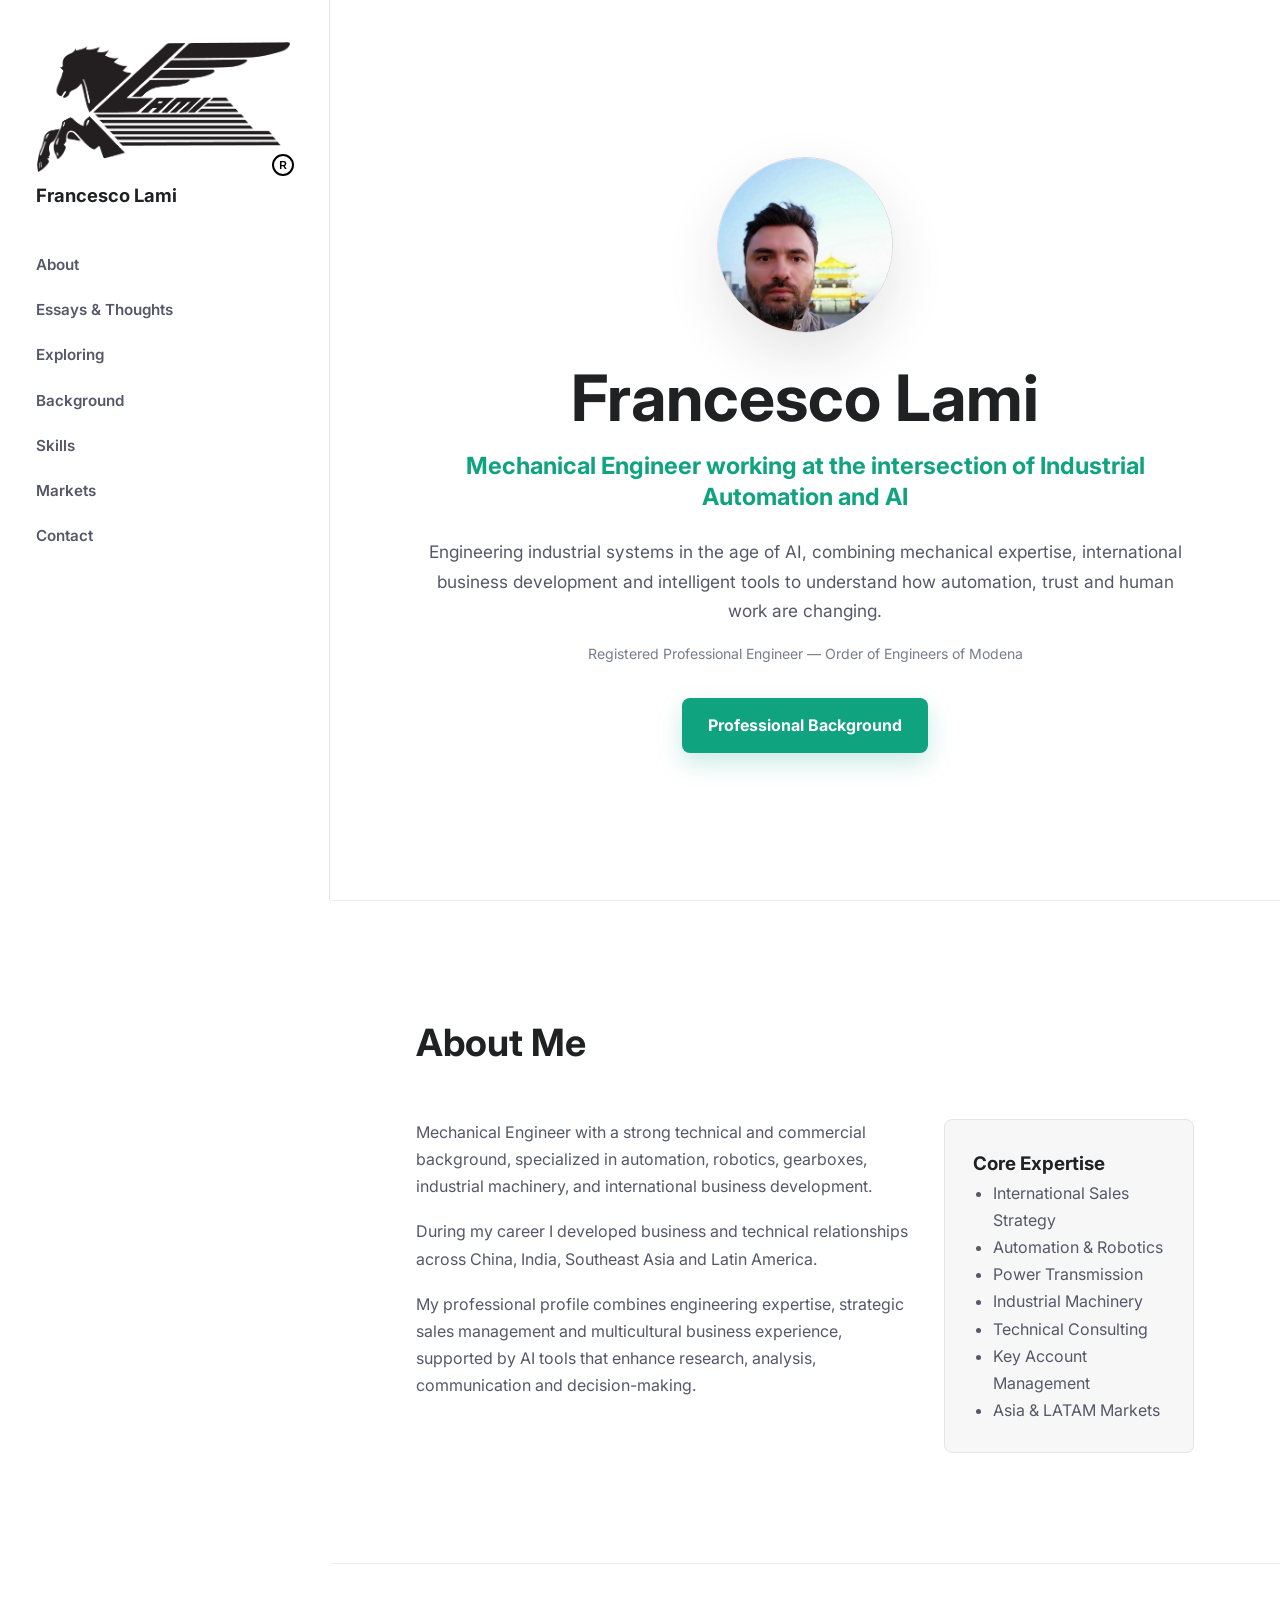
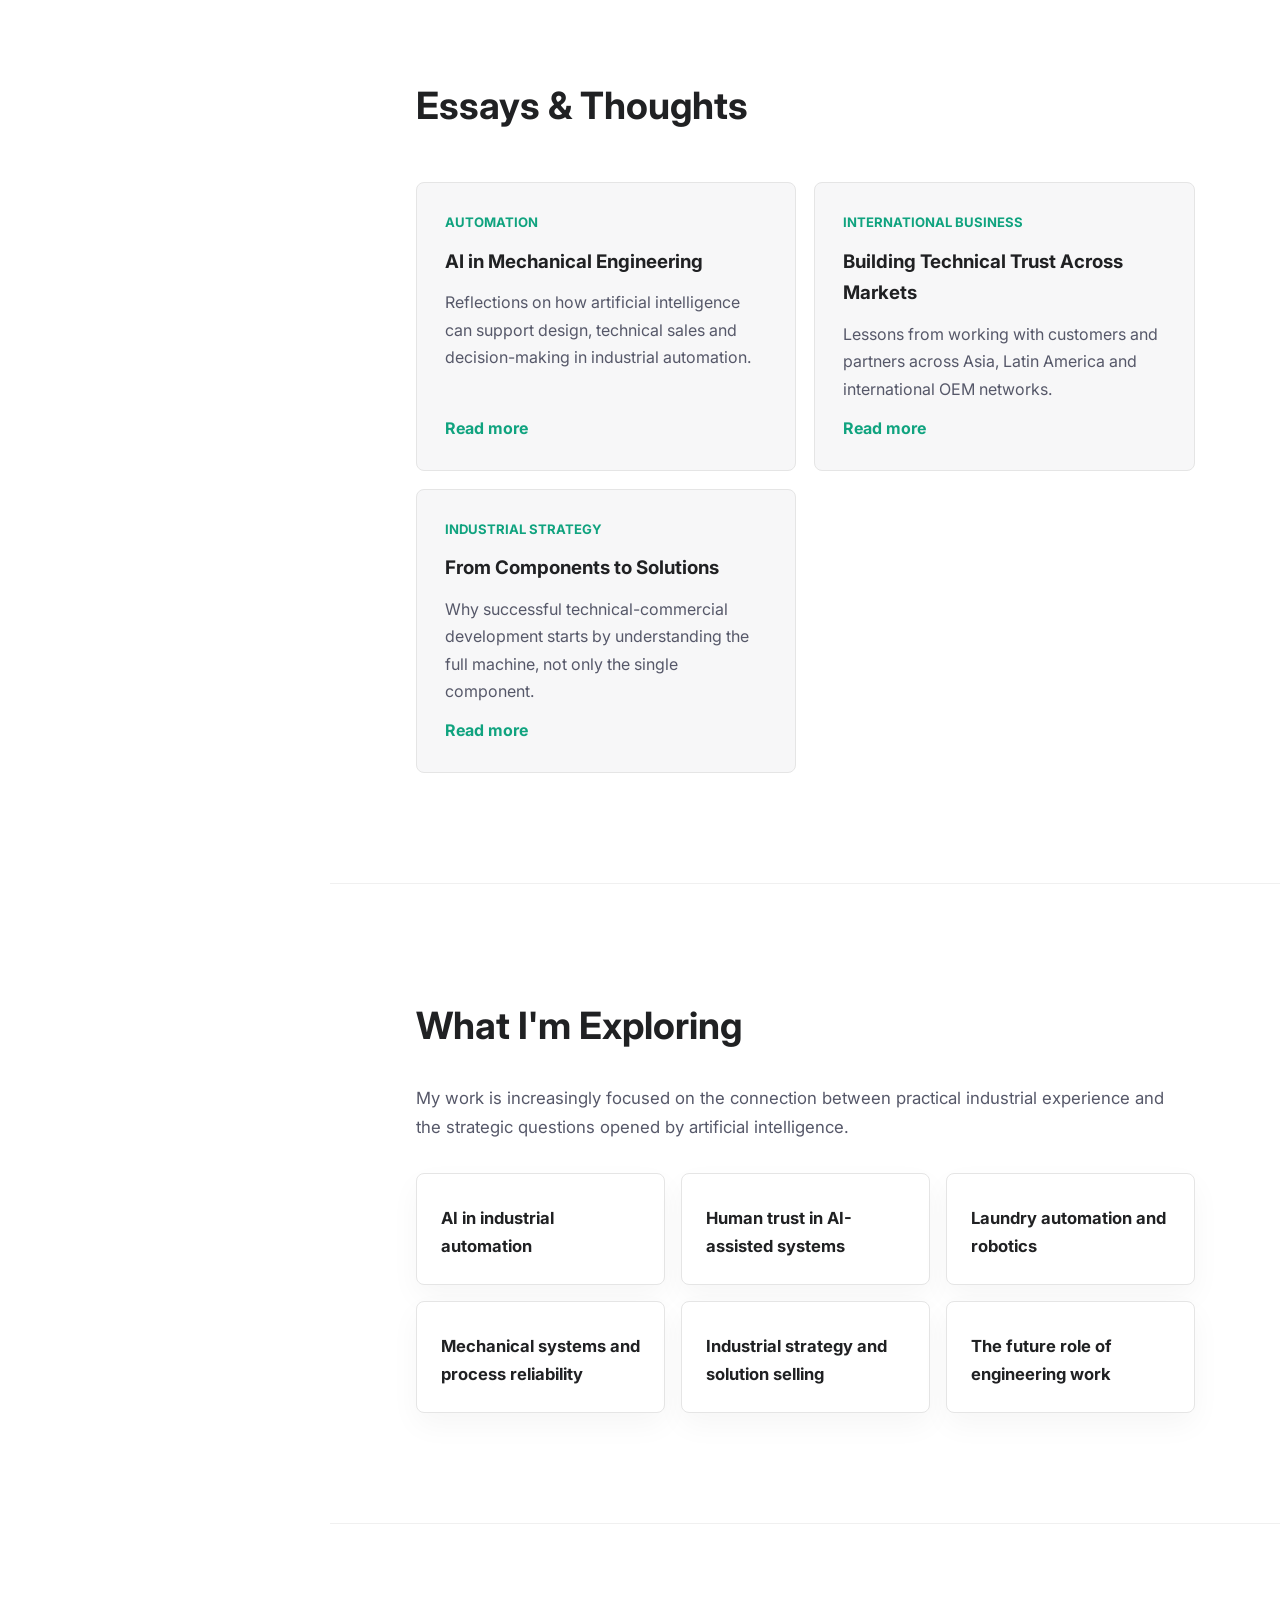
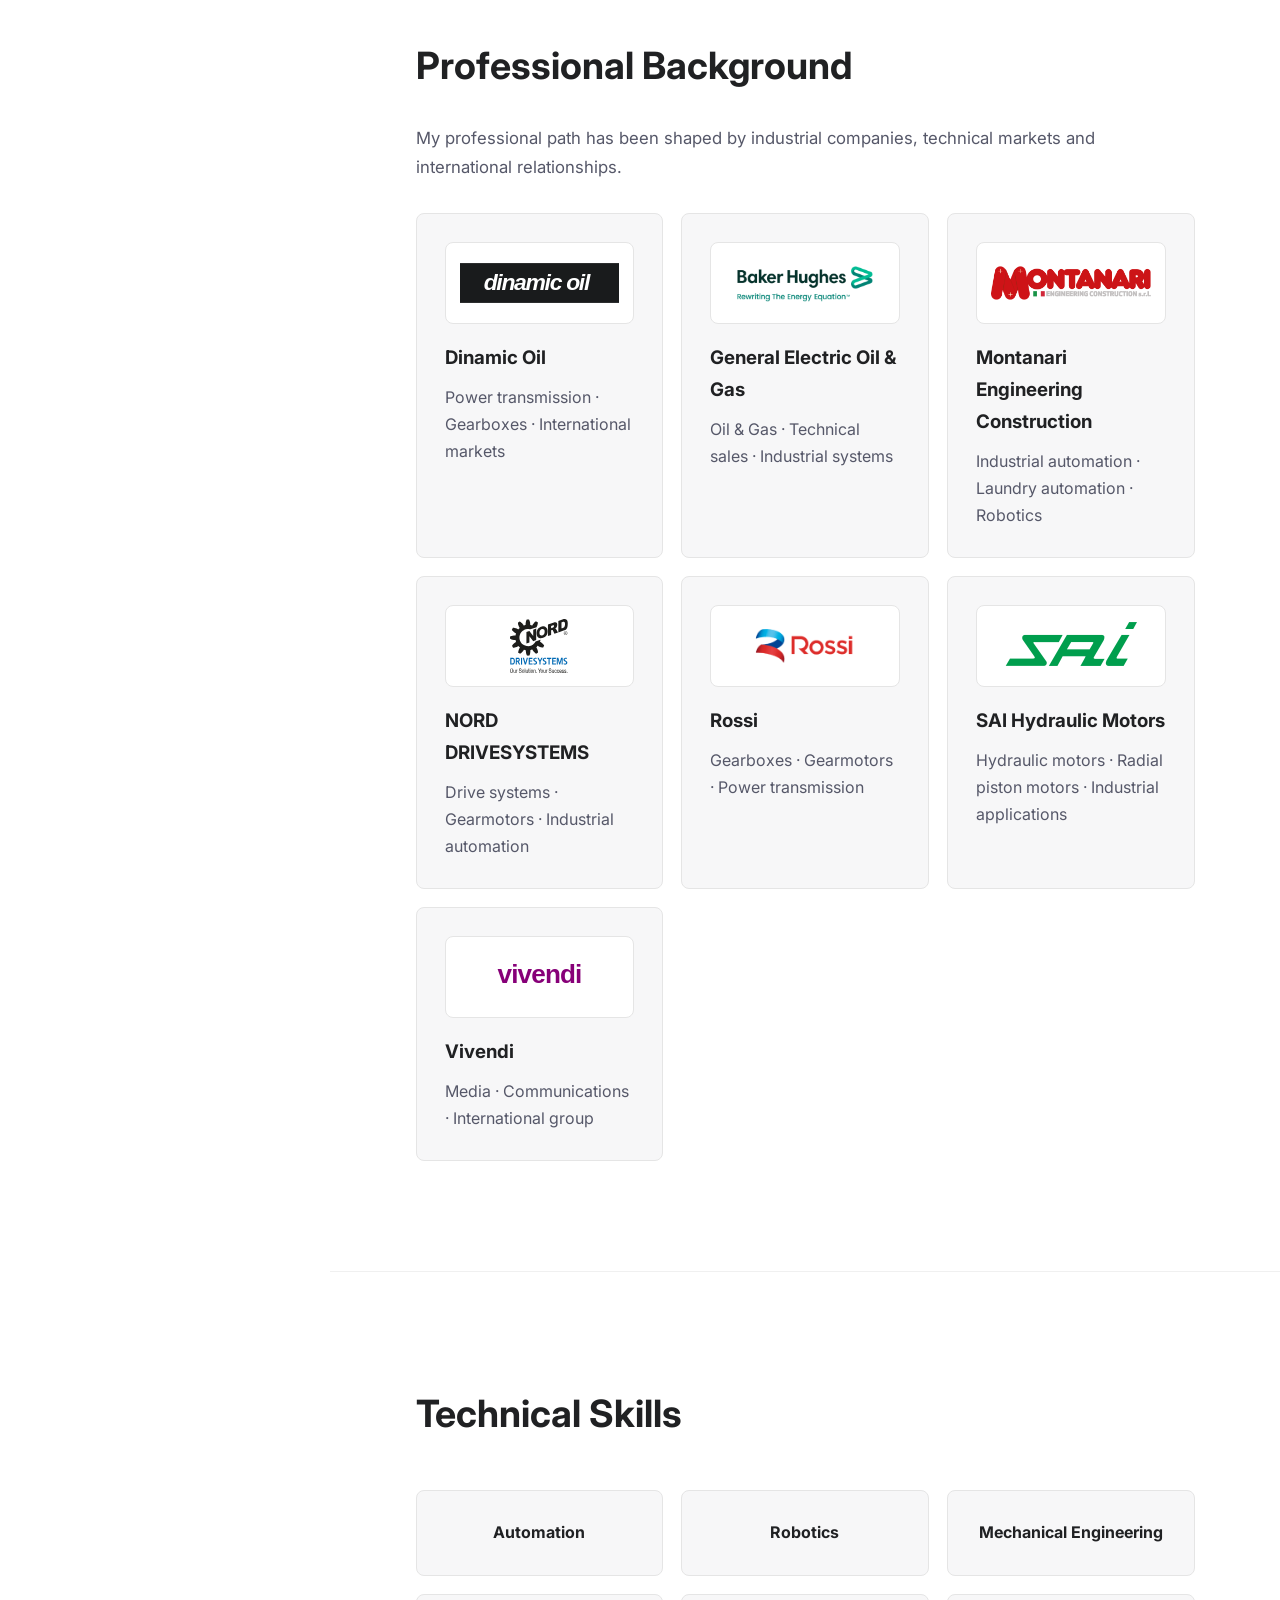
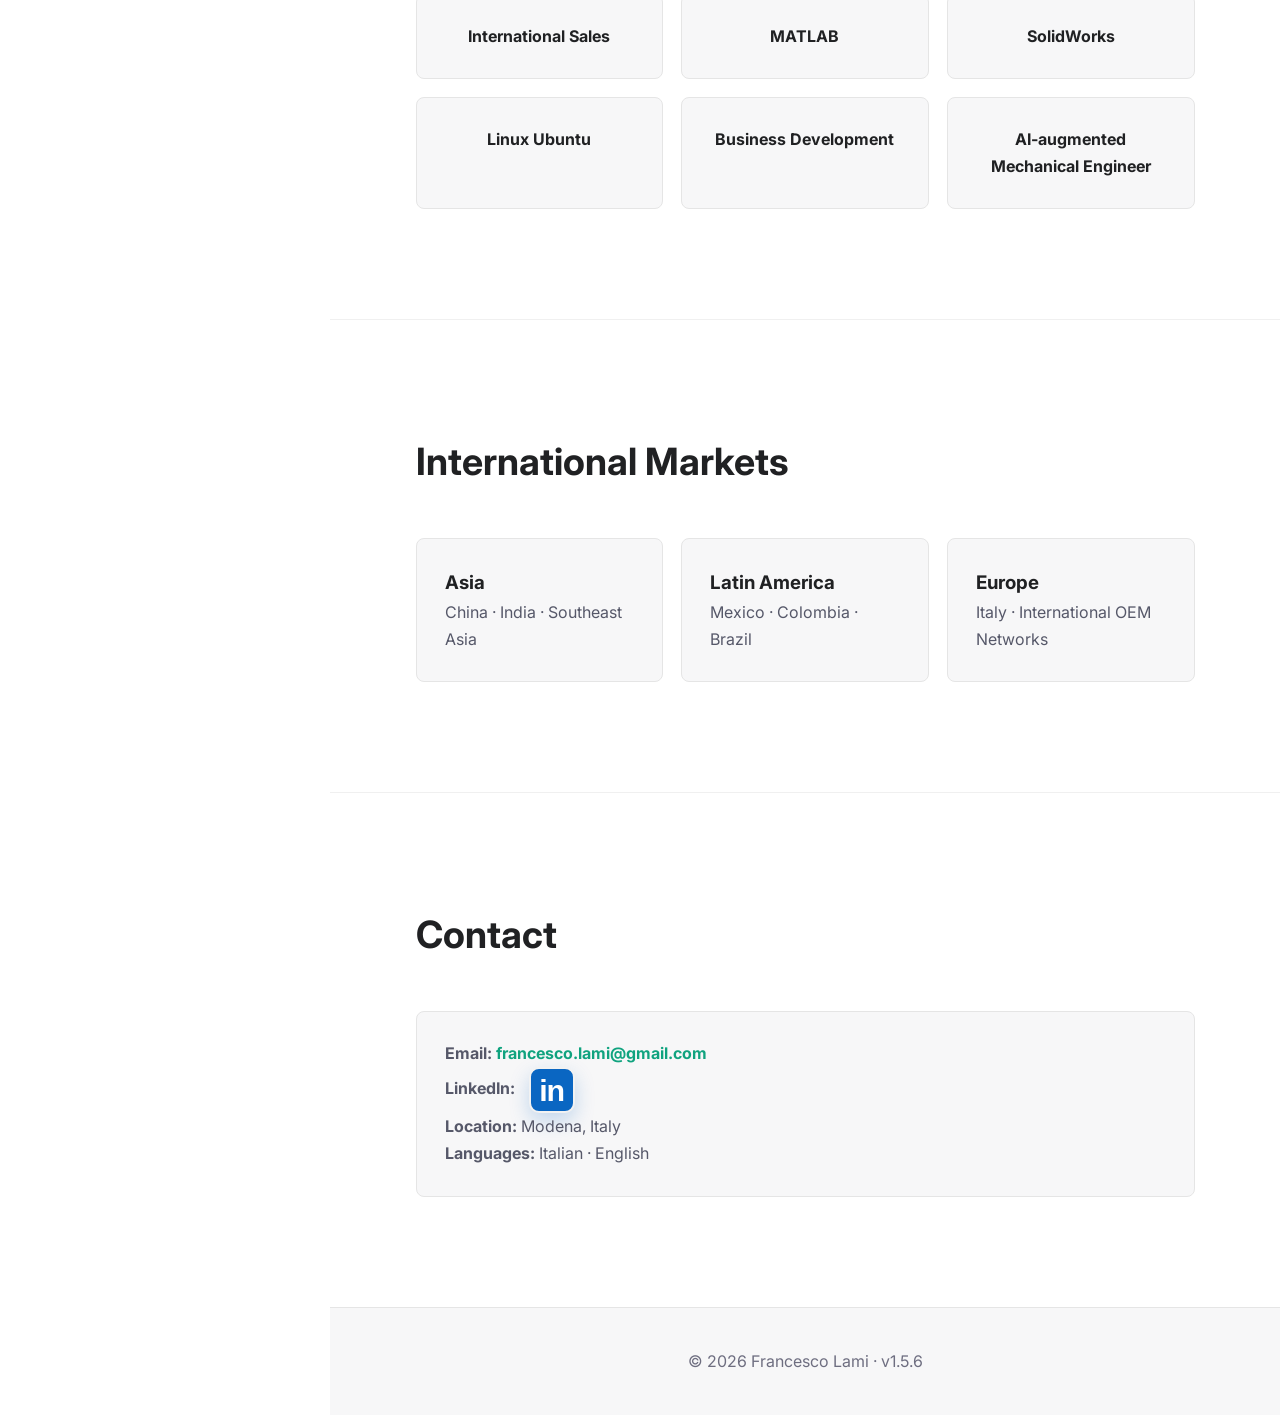
<file: docs/index.html>
<!DOCTYPE html>
<html lang="en">

<head>
    <meta charset="UTF-8">
    <meta name="viewport" content="width=device-width, initial-scale=1.0">
    <title>Francesco Lami | Mechanical Engineer & AI</title>
    <meta name="description" content="Mechanical engineer working on industrial automation and AI systems.">

    <link rel="stylesheet" href="static/style.css?v=20260517register">

    <link rel="preconnect" href="https://fonts.googleapis.com">
    <link rel="preconnect" href="https://fonts.gstatic.com" crossorigin>
    <link href="https://fonts.googleapis.com/css2?family=Inter:wght@300;400;600;700&display=swap" rel="stylesheet">
    <!-- Google tag (gtag.js) -->
    <script async src="https://www.googletagmanager.com/gtag/js?id=G-L6NFTJG21D"></script>
    <script>
        window.dataLayer = window.dataLayer || [];
        function gtag(){dataLayer.push(arguments);}
        gtag("js", new Date());
        gtag("config", "G-L6NFTJG21D");
    </script>
</head>

<body>

<nav>
    <a href="#" class="logo" aria-label="Francesco Lami homepage">
        <span class="brand-logo-wrap">
            <img src="static/logo.png?v=20260517v" alt="" class="brand-logo">
        </span>
        <span>Francesco Lami</span>
    </a>

    <ul>
        <li><a href="#about">About</a></li>
        <li><a href="#blog">Essays & Thoughts</a></li>
        <li><a href="#exploring">Exploring</a></li>
        <li><a href="#experience">Background</a></li>
        <li><a href="#skills">Skills</a></li>
        <li><a href="#markets">Markets</a></li>
        <li><a href="#contact">Contact</a></li>
    </ul>
</nav>

<header class="hero">

    <div class="overlay"></div>

    <div class="hero-content">

        <img
            src="static/profile-000.jpg?v=20260517v"
            alt="Profile photo of Francesco Lami"
            class="profile-photo"
        >

        <h1>Francesco Lami</h1>

        <h2>
            Mechanical Engineer working at the intersection of Industrial Automation and AI
        </h2>

        <p>
            Engineering industrial systems in the age of AI, combining mechanical expertise,
            international business development and intelligent tools to understand how
            automation, trust and human work are changing.
        </p>

        <a
            class="professional-register-link"
            href="https://www.cni.it/albo-unico?utm_source=chatgpt.com"
            target="_blank"
            rel="noopener noreferrer"
        >
            Registered Professional Engineer — Order of Engineers of Modena
        </a>

        <div class="hero-buttons">
            <a href="#experience" class="btn-primary">Professional Background</a>
        </div>

    </div>
</header>

<section id="about">

    <div class="section-title">
        <h2>About Me</h2>
    </div>

    <div class="about-grid">

        <div>
            <p>
                Mechanical Engineer with a strong technical and commercial background,
                specialized in automation, robotics, gearboxes, industrial machinery,
                and international business development.
            </p>

            <p>
                During my career I developed business and technical relationships across
                China, India, Southeast Asia and Latin America.
            </p>

            <p>
                My professional profile combines engineering expertise,
                strategic sales management and multicultural business experience,
                supported by AI tools that enhance research, analysis, communication
                and decision-making.
            </p>
        </div>

        <div class="about-card">
            <h3>Core Expertise</h3>

            <ul>
                <li>International Sales Strategy</li>
                <li>Automation & Robotics</li>
                <li>Power Transmission</li>
                <li>Industrial Machinery</li>
                <li>Technical Consulting</li>
                <li>Key Account Management</li>
                <li>Asia & LATAM Markets</li>
            </ul>
        </div>

    </div>

</section>

<section id="blog">

    <div class="section-title">
        <h2>Essays & Thoughts</h2>
    </div>

    <div class="blog-grid">

        <article class="blog-card">
            <span>Automation</span>
            <h3>AI in Mechanical Engineering</h3>
            <p>
                Reflections on how artificial intelligence can support design,
                technical sales and decision-making in industrial automation.
            </p>
            <a href="automation-ai-mechanical-engineering.html" aria-label="Read more about AI in Mechanical Engineering">Read more</a>
        </article>

        <article class="blog-card">
            <span>International Business</span>
            <h3>Building Technical Trust Across Markets</h3>
            <p>
                Lessons from working with customers and partners across Asia,
                Latin America and international OEM networks.
            </p>
            <a href="building-technical-trust-across-markets.html" aria-label="Read more about building technical trust across markets">Read more</a>
        </article>

        <article class="blog-card">
            <span>Industrial Strategy</span>
            <h3>From Components to Solutions</h3>
            <p>
                Why successful technical-commercial development starts by
                understanding the full machine, not only the single component.
            </p>
            <a href="from-components-to-solutions.html" aria-label="Read more about moving from components to solutions">Read more</a>
        </article>

    </div>

</section>

<section id="exploring">

    <div class="section-title">
        <h2>What I'm Exploring</h2>
    </div>

    <p class="section-intro">
        My work is increasingly focused on the connection between practical industrial
        experience and the strategic questions opened by artificial intelligence.
    </p>

    <div class="exploring-grid">

        <div class="exploring-item">AI in industrial automation</div>
        <div class="exploring-item">Human trust in AI-assisted systems</div>
        <div class="exploring-item">Laundry automation and robotics</div>
        <div class="exploring-item">Mechanical systems and process reliability</div>
        <div class="exploring-item">Industrial strategy and solution selling</div>
        <div class="exploring-item">The future role of engineering work</div>

    </div>

</section>

<section id="experience">

    <div class="section-title">
        <h2>Professional Background</h2>
    </div>

    <p class="section-intro">
        My professional path has been shaped by industrial companies,
        technical markets and international relationships.
    </p>

    <div class="company-list">

        <a
            href="https://www.dinamicoil.com/"
            target="_blank"
            rel="noopener noreferrer"
            class="company-card"
            aria-label="Open Dinamic Oil website"
        >
            <span class="company-logo">
                <img src="static/company-dinamic-oil.svg?v=20260517v" alt="Dinamic Oil logo">
            </span>
            <span class="company-copy">
                <h3>Dinamic Oil</h3>
                <p>Power transmission · Gearboxes · International markets</p>
            </span>
        </a>

        <a
            href="https://www.bakerhughes.com/"
            target="_blank"
            rel="noopener noreferrer"
            class="company-card"
            aria-label="Open Baker Hughes website, successor of GE Oil and Gas"
        >
            <span class="company-logo">
                <img src="static/company-baker-hughes.png" alt="Baker Hughes logo">
            </span>
            <span class="company-copy">
                <h3>General Electric Oil & Gas</h3>
                <p>Oil & Gas · Technical sales · Industrial systems</p>
            </span>
        </a>

        <a
            href="https://www.montanariengineering.com/en/"
            target="_blank"
            rel="noopener noreferrer"
            class="company-card"
            aria-label="Open Montanari Engineering Construction website"
        >
            <span class="company-logo">
                <img src="static/company-montanari.png" alt="Montanari Engineering Construction logo">
            </span>
            <span class="company-copy">
                <h3>Montanari Engineering Construction</h3>
                <p>Industrial automation · Laundry automation · Robotics</p>
            </span>
        </a>

        <a
            href="https://www.nord.com/en/home.jsp"
            target="_blank"
            rel="noopener noreferrer"
            class="company-card"
            aria-label="Open NORD DRIVESYSTEMS website"
        >
            <span class="company-logo">
                <img src="static/company-nord.svg" alt="NORD DRIVESYSTEMS logo">
            </span>
            <span class="company-copy">
                <h3>NORD DRIVESYSTEMS</h3>
                <p>Drive systems · Gearmotors · Industrial automation</p>
            </span>
        </a>

        <a
            href="https://www.rossi.com/"
            target="_blank"
            rel="noopener noreferrer"
            class="company-card"
            aria-label="Open Rossi website"
        >
            <span class="company-logo">
                <img src="static/company-rossi.png" alt="Rossi logo">
            </span>
            <span class="company-copy">
                <h3>Rossi</h3>
                <p>Gearboxes · Gearmotors · Power transmission</p>
            </span>
        </a>

        <a
            href="https://www.saihydraulics.com/en/"
            target="_blank"
            rel="noopener noreferrer"
            class="company-card"
            aria-label="Open SAI Hydraulic Motors website"
        >
            <span class="company-logo">
                <img src="static/company-sai.png" alt="SAI Hydraulic Motors logo">
            </span>
            <span class="company-copy">
                <h3>SAI Hydraulic Motors</h3>
                <p>Hydraulic motors · Radial piston motors · Industrial applications</p>
            </span>
        </a>

        <a
            href="https://www.vivendi.com/en/"
            target="_blank"
            rel="noopener noreferrer"
            class="company-card"
            aria-label="Open Vivendi website"
        >
            <span class="company-logo">
                <img src="static/company-vivendi.svg?v=20260517v" alt="Vivendi logo">
            </span>
            <span class="company-copy">
                <h3>Vivendi</h3>
                <p>Media · Communications · International group</p>
            </span>
        </a>

    </div>

</section>

<section id="skills">

    <div class="section-title">
        <h2>Technical Skills</h2>
    </div>

    <div class="skills-grid">

        <div class="skill-card">Automation</div>
        <div class="skill-card">Robotics</div>
        <div class="skill-card">Mechanical Engineering</div>
        <div class="skill-card">International Sales</div>
        <div class="skill-card">MATLAB</div>
        <div class="skill-card">SolidWorks</div>
        <div class="skill-card">Linux Ubuntu</div>
        <div class="skill-card">Business Development</div>
        <div class="skill-card">AI-augmented Mechanical Engineer</div>

    </div>

</section>

<section id="markets">

    <div class="section-title">
        <h2>International Markets</h2>
    </div>

    <div class="markets-grid">

        <div class="market-box">
            <h3>Asia</h3>
            <p>China · India · Southeast Asia</p>
        </div>

        <div class="market-box">
            <h3>Latin America</h3>
            <p>Mexico · Colombia · Brazil</p>
        </div>

        <div class="market-box">
            <h3>Europe</h3>
            <p>Italy · International OEM Networks</p>
        </div>

    </div>

</section>

<section id="contact">

    <div class="section-title">
        <h2>Contact</h2>
    </div>

    <div class="contact-card">

        <p>
            <strong>Email:</strong>
            <a href="mailto:francesco.lami@gmail.com">francesco.lami@gmail.com</a>
        </p>

        <p>
            <strong>LinkedIn:</strong>
            <a
                href="https://www.linkedin.com/in/francesco-lami-803234b/"
                target="_blank"
                rel="noopener noreferrer"
                class="linkedin-icon"
                aria-label="Francesco Lami on LinkedIn"
            >
                in
            </a>
        </p>

        <p><strong>Location:</strong> Modena, Italy</p>

        <p><strong>Languages:</strong> Italian · English</p>

    </div>

</section>

<footer>
    <p>© 2026 Francesco Lami · v1.5.6</p>
</footer>

</body>
</html>
</file>
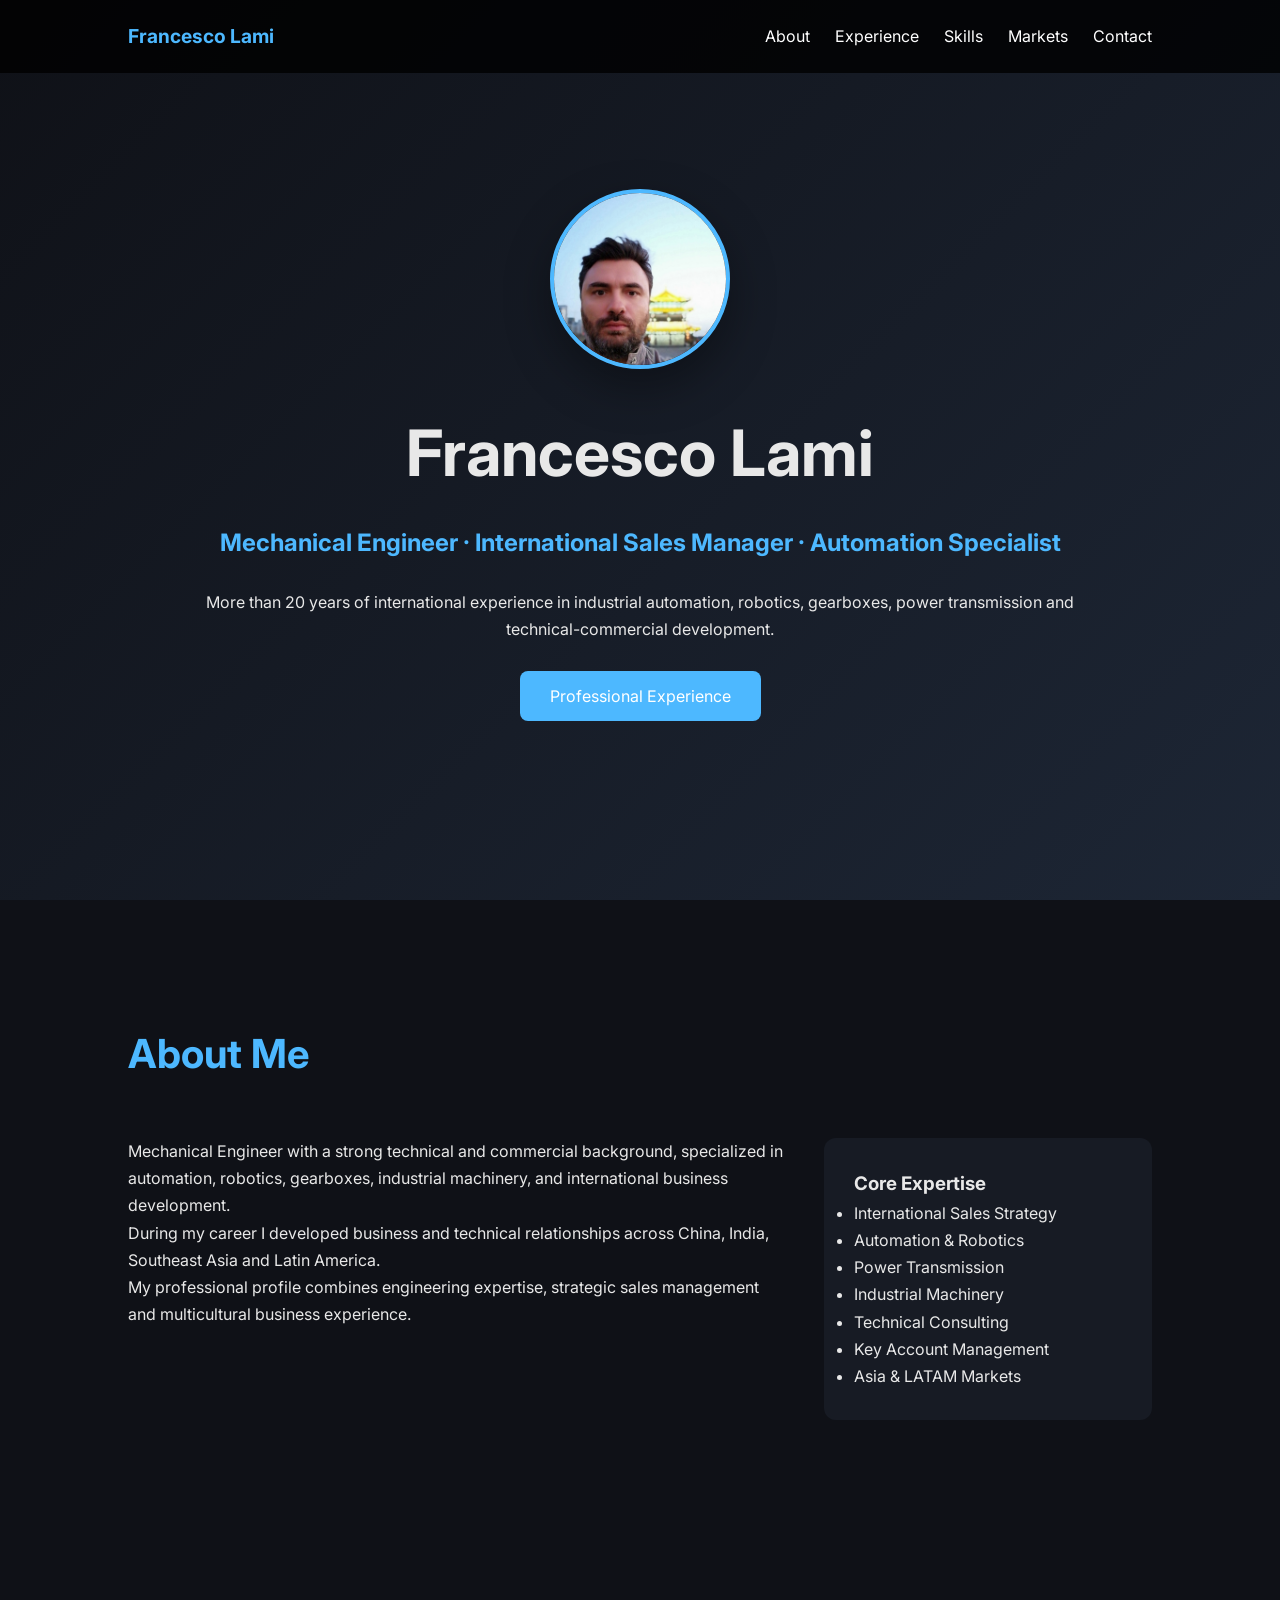
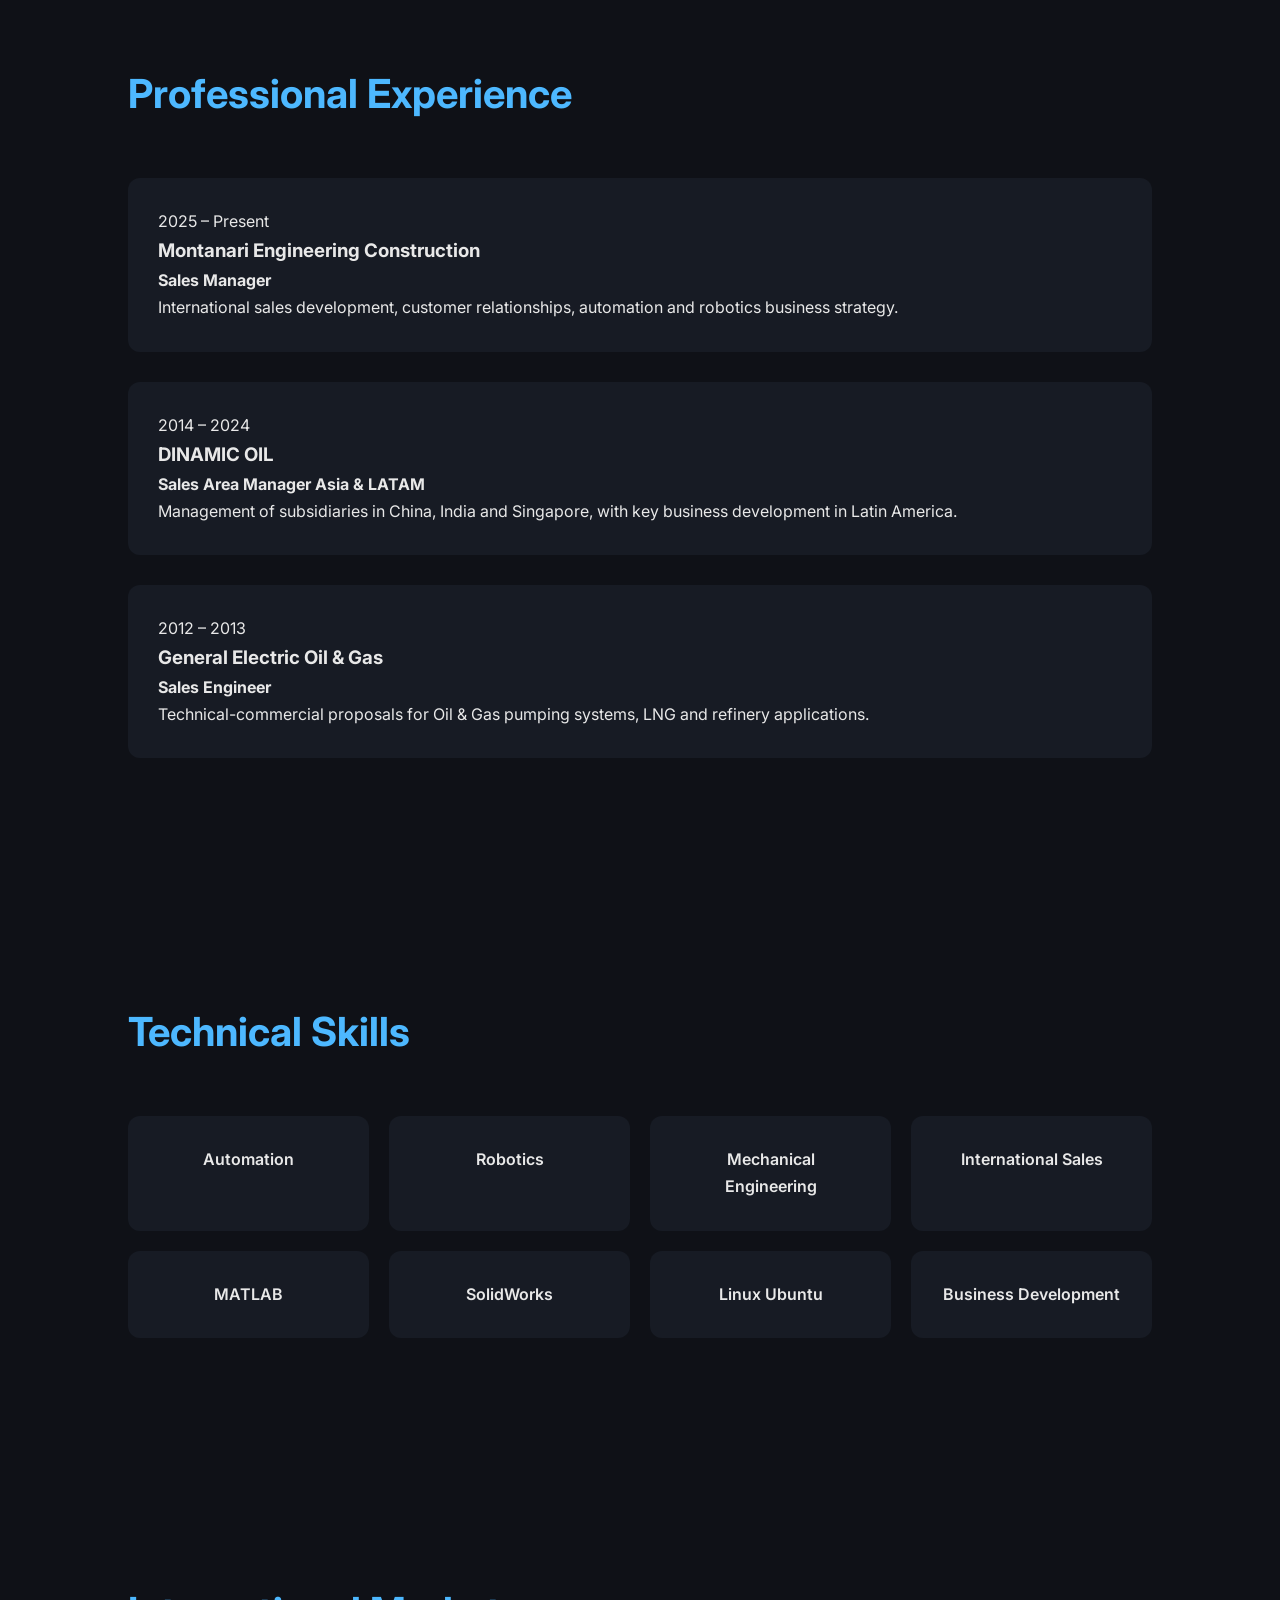
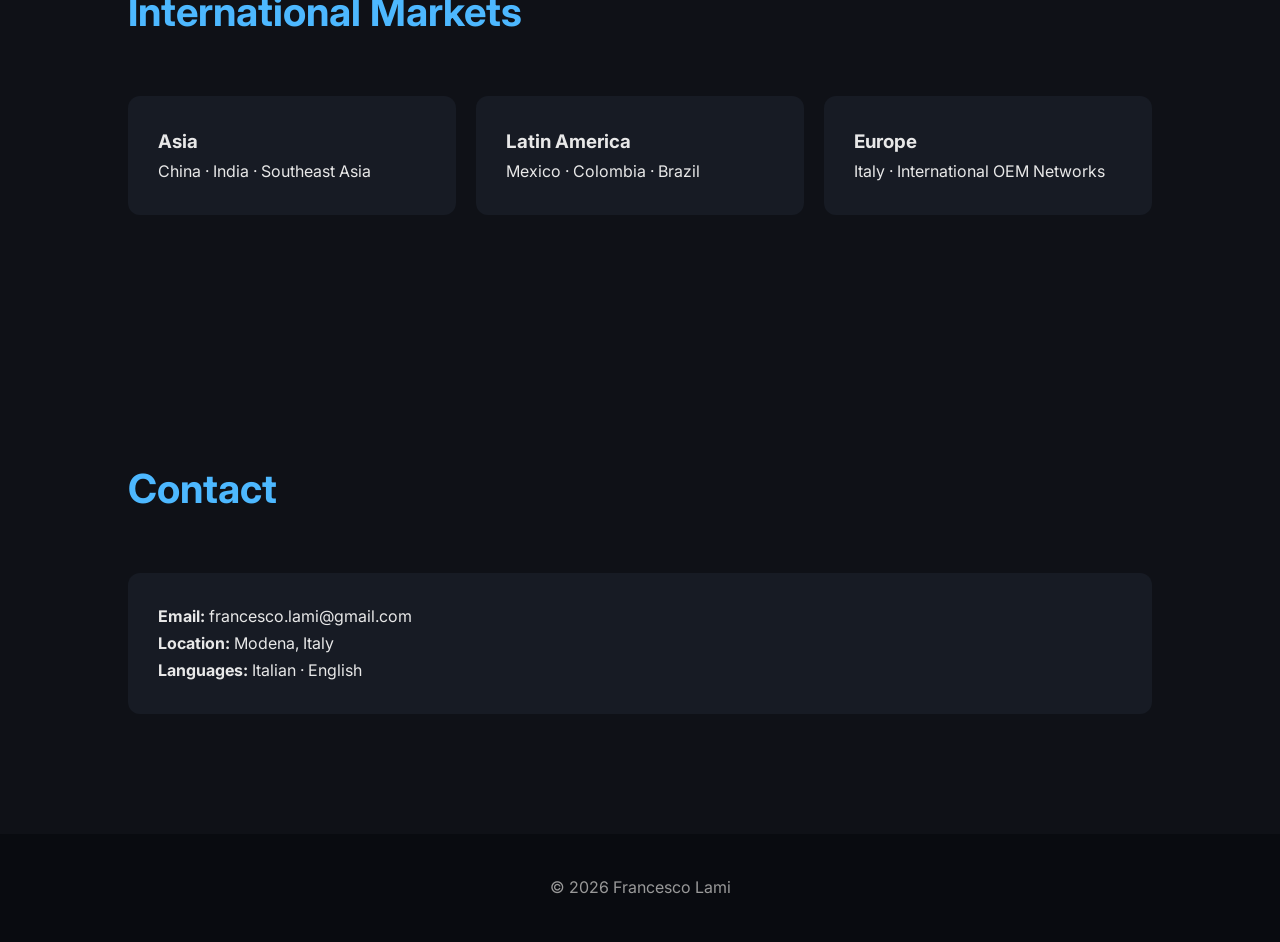
<file: Sito_Web/docs/index.html>
<!DOCTYPE html>
<html lang="en">

<head>
    <meta charset="UTF-8">
    <meta name="viewport" content="width=device-width, initial-scale=1.0">
    <title>Francesco Lami | Mechanical & Sales Engineer</title>

    <link rel="stylesheet" href="static/style.css">

    <link rel="preconnect" href="https://fonts.googleapis.com">
    <link rel="preconnect" href="https://fonts.gstatic.com" crossorigin>
    <link href="https://fonts.googleapis.com/css2?family=Inter:wght@300;400;600;700&display=swap" rel="stylesheet">
</head>

<body>

<nav>
    <div class="logo">Francesco Lami</div>

    <ul>
        <li><a href="#about">About</a></li>
        <li><a href="#experience">Experience</a></li>
        <li><a href="#skills">Skills</a></li>
        <li><a href="#markets">Markets</a></li>
        <li><a href="#contact">Contact</a></li>
    </ul>
</nav>

<header class="hero">

    <div class="overlay"></div>

    <div class="hero-content">

        <img
            src="static/profile-000.jpg"
            alt="Profile photo of Francesco Lami"
            class="profile-photo"
        >

        <h1>Francesco Lami</h1>

        <h2>
            Mechanical Engineer · International Sales Manager · Automation Specialist
        </h2>

        <p>
            More than 20 years of international experience in industrial automation,
            robotics, gearboxes, power transmission and technical-commercial development.
        </p>

        <div class="hero-buttons">
            <a href="#experience" class="btn-primary">Professional Experience</a>
        </div>

    </div>
</header>

<section id="about">

    <div class="section-title">
        <h2>About Me</h2>
    </div>

    <div class="about-grid">

        <div>
            <p>
                Mechanical Engineer with a strong technical and commercial background,
                specialized in automation, robotics, gearboxes, industrial machinery,
                and international business development.
            </p>

            <p>
                During my career I developed business and technical relationships across
                China, India, Southeast Asia and Latin America.
            </p>

            <p>
                My professional profile combines engineering expertise,
                strategic sales management and multicultural business experience.
            </p>
        </div>

        <div class="about-card">
            <h3>Core Expertise</h3>

            <ul>
                <li>International Sales Strategy</li>
                <li>Automation & Robotics</li>
                <li>Power Transmission</li>
                <li>Industrial Machinery</li>
                <li>Technical Consulting</li>
                <li>Key Account Management</li>
                <li>Asia & LATAM Markets</li>
            </ul>
        </div>

    </div>

</section>

<section id="experience">

    <div class="section-title">
        <h2>Professional Experience</h2>
    </div>

    <div class="timeline">

        <div class="timeline-content">
            <span>2025 – Present</span>
            <h3>Montanari Engineering Construction</h3>
            <h4>Sales Manager</h4>

            <p>
                International sales development, customer relationships,
                automation and robotics business strategy.
            </p>
        </div>

        <div class="timeline-content">
            <span>2014 – 2024</span>
            <h3>DINAMIC OIL</h3>
            <h4>Sales Area Manager Asia & LATAM</h4>

            <p>
                Management of subsidiaries in China, India and Singapore,
                with key business development in Latin America.
            </p>
        </div>

        <div class="timeline-content">
            <span>2012 – 2013</span>
            <h3>General Electric Oil & Gas</h3>
            <h4>Sales Engineer</h4>

            <p>
                Technical-commercial proposals for Oil & Gas pumping systems,
                LNG and refinery applications.
            </p>
        </div>

    </div>

</section>

<section id="skills">

    <div class="section-title">
        <h2>Technical Skills</h2>
    </div>

    <div class="skills-grid">

        <div class="skill-card">Automation</div>
        <div class="skill-card">Robotics</div>
        <div class="skill-card">Mechanical Engineering</div>
        <div class="skill-card">International Sales</div>
        <div class="skill-card">MATLAB</div>
        <div class="skill-card">SolidWorks</div>
        <div class="skill-card">Linux Ubuntu</div>
        <div class="skill-card">Business Development</div>

    </div>

</section>

<section id="markets">

    <div class="section-title">
        <h2>International Markets</h2>
    </div>

    <div class="markets-grid">

        <div class="market-box">
            <h3>Asia</h3>
            <p>China · India · Southeast Asia</p>
        </div>

        <div class="market-box">
            <h3>Latin America</h3>
            <p>Mexico · Colombia · Brazil</p>
        </div>

        <div class="market-box">
            <h3>Europe</h3>
            <p>Italy · International OEM Networks</p>
        </div>

    </div>

</section>

<section id="contact">

    <div class="section-title">
        <h2>Contact</h2>
    </div>

    <div class="contact-card">

        <p><strong>Email:</strong> francesco.lami@gmail.com</p>

        <p><strong>Location:</strong> Modena, Italy</p>

        <p><strong>Languages:</strong> Italian · English</p>

    </div>

</section>

<footer>
    <p>© 2026 Francesco Lami</p>
</footer>

</body>
</html>
</file>
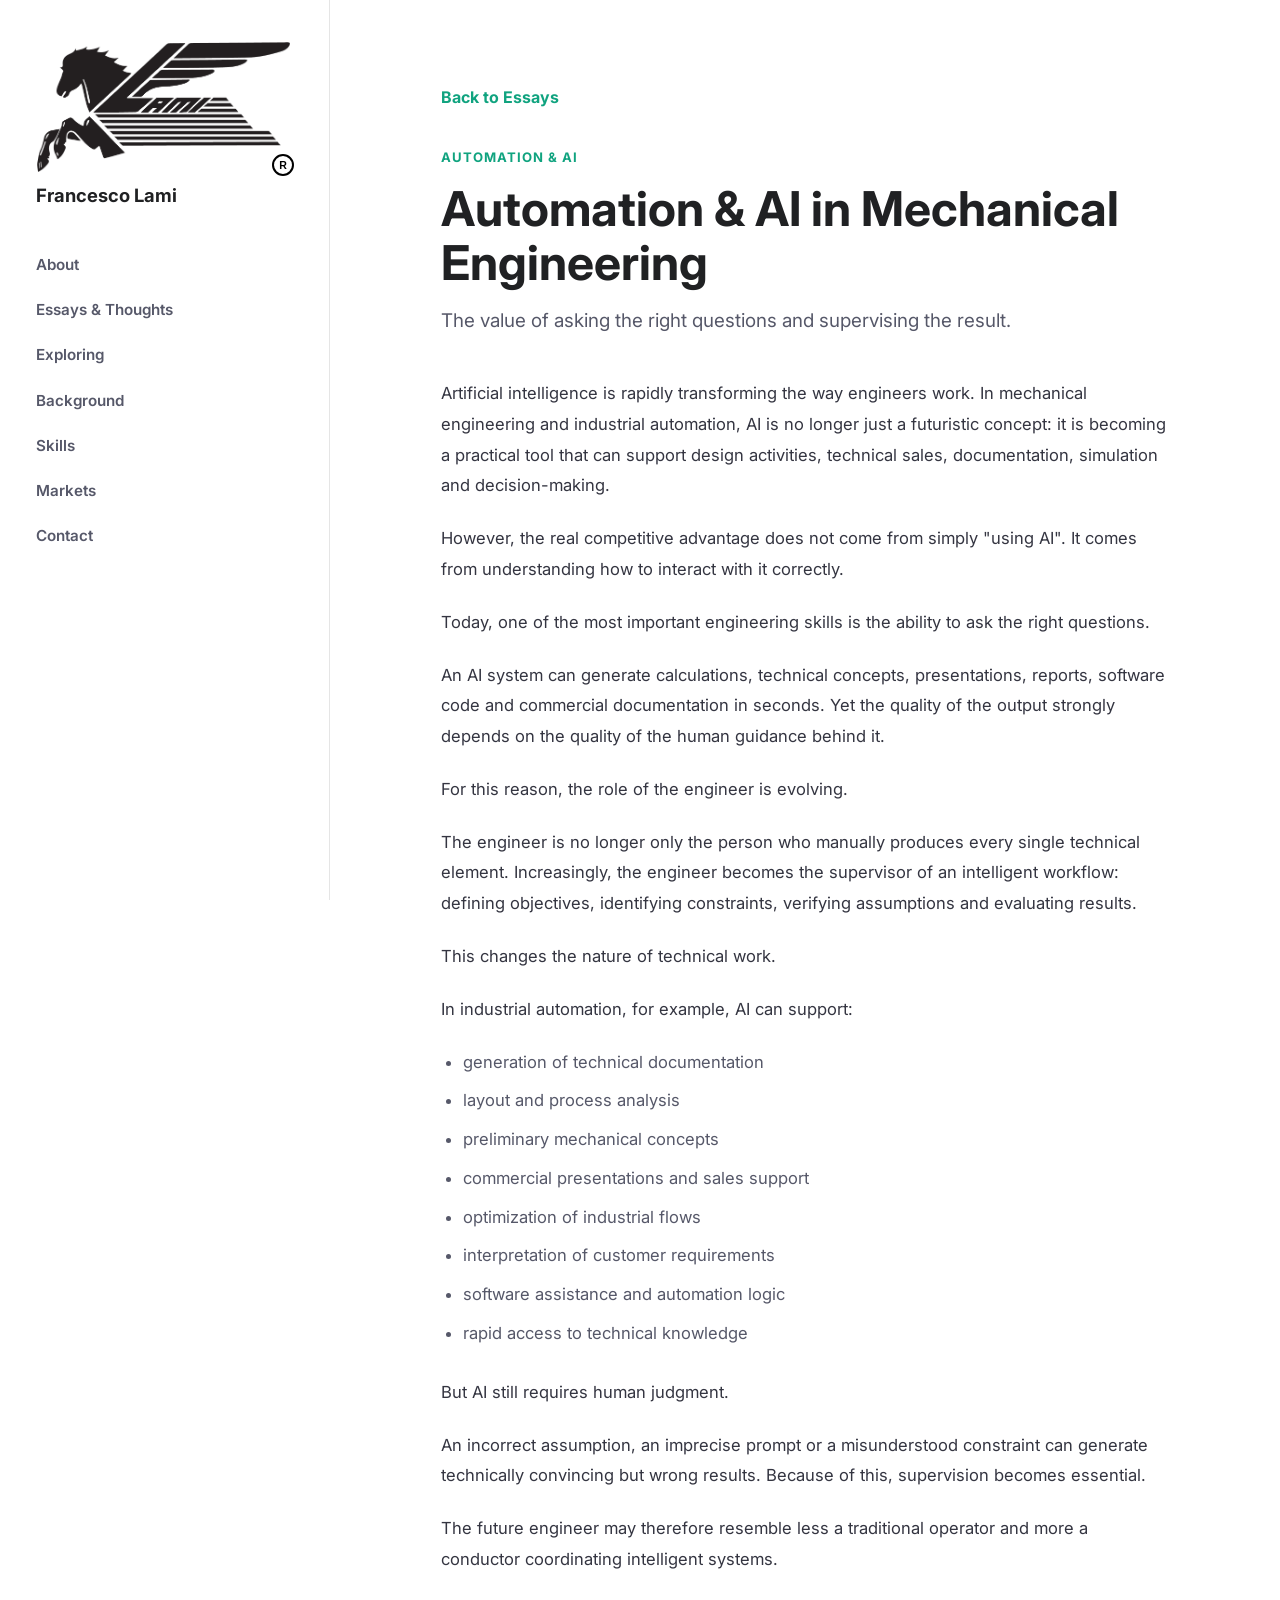
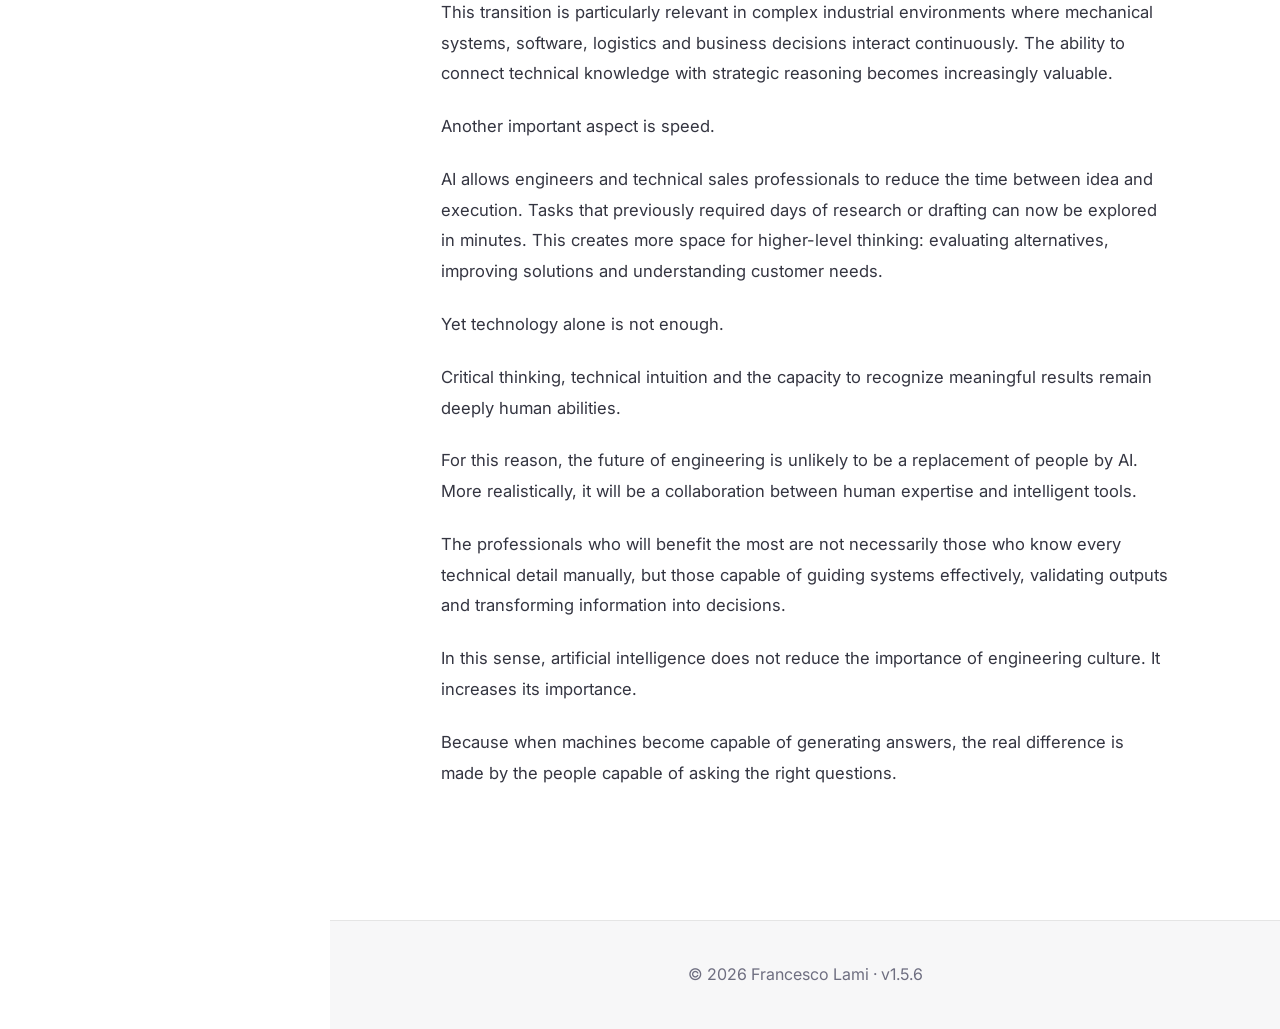
<file: docs/automation-ai-mechanical-engineering.html>
<!DOCTYPE html>
<html lang="en">

<head>
    <meta charset="UTF-8">
    <meta name="viewport" content="width=device-width, initial-scale=1.0">
    <title>Automation & AI in Mechanical Engineering | Francesco Lami</title>
    <meta name="description" content="Essay on how artificial intelligence supports mechanical engineering, industrial automation, technical sales and decision-making.">

    <link rel="stylesheet" href="static/style.css?v=20260517v">

    <link rel="preconnect" href="https://fonts.googleapis.com">
    <link rel="preconnect" href="https://fonts.gstatic.com" crossorigin>
    <link href="https://fonts.googleapis.com/css2?family=Inter:wght@300;400;600;700&display=swap" rel="stylesheet">
    <!-- Google tag (gtag.js) -->
    <script async src="https://www.googletagmanager.com/gtag/js?id=G-L6NFTJG21D"></script>
    <script>
        window.dataLayer = window.dataLayer || [];
        function gtag(){dataLayer.push(arguments);}
        gtag("js", new Date());
        gtag("config", "G-L6NFTJG21D");
    </script>
</head>

<body class="article-page">

<nav>
    <a href="index.html" class="logo" aria-label="Francesco Lami homepage">
        <span class="brand-logo-wrap">
            <img src="static/logo.png?v=20260517v" alt="" class="brand-logo">
        </span>
        <span>Francesco Lami</span>
    </a>

    <ul>
        <li><a href="index.html#about">About</a></li>
        <li><a href="index.html#blog">Essays & Thoughts</a></li>
        <li><a href="index.html#exploring">Exploring</a></li>
        <li><a href="index.html#experience">Background</a></li>
        <li><a href="index.html#skills">Skills</a></li>
        <li><a href="index.html#markets">Markets</a></li>
        <li><a href="index.html#contact">Contact</a></li>
    </ul>
</nav>

<main class="article-shell">
    <a href="index.html#blog" class="article-back">Back to Essays</a>

    <article>
        <header class="article-header">
            <span class="article-kicker">Automation & AI</span>
            <h1>Automation & AI in Mechanical Engineering</h1>
            <p class="article-subtitle">
                The value of asking the right questions and supervising the result.
            </p>
        </header>

        <div class="article-content">
            <p>Artificial intelligence is rapidly transforming the way engineers work. In mechanical engineering and industrial automation, AI is no longer just a futuristic concept: it is becoming a practical tool that can support design activities, technical sales, documentation, simulation and decision-making.</p>

            <p>However, the real competitive advantage does not come from simply "using AI". It comes from understanding how to interact with it correctly.</p>

            <p>Today, one of the most important engineering skills is the ability to ask the right questions.</p>

            <p>An AI system can generate calculations, technical concepts, presentations, reports, software code and commercial documentation in seconds. Yet the quality of the output strongly depends on the quality of the human guidance behind it.</p>

            <p>For this reason, the role of the engineer is evolving.</p>

            <p>The engineer is no longer only the person who manually produces every single technical element. Increasingly, the engineer becomes the supervisor of an intelligent workflow: defining objectives, identifying constraints, verifying assumptions and evaluating results.</p>

            <p>This changes the nature of technical work.</p>

            <p>In industrial automation, for example, AI can support:</p>

            <ul>
                <li>generation of technical documentation</li>
                <li>layout and process analysis</li>
                <li>preliminary mechanical concepts</li>
                <li>commercial presentations and sales support</li>
                <li>optimization of industrial flows</li>
                <li>interpretation of customer requirements</li>
                <li>software assistance and automation logic</li>
                <li>rapid access to technical knowledge</li>
            </ul>

            <p>But AI still requires human judgment.</p>

            <p>An incorrect assumption, an imprecise prompt or a misunderstood constraint can generate technically convincing but wrong results. Because of this, supervision becomes essential.</p>

            <p>The future engineer may therefore resemble less a traditional operator and more a conductor coordinating intelligent systems.</p>

            <p>This transition is particularly relevant in complex industrial environments where mechanical systems, software, logistics and business decisions interact continuously. The ability to connect technical knowledge with strategic reasoning becomes increasingly valuable.</p>

            <p>Another important aspect is speed.</p>

            <p>AI allows engineers and technical sales professionals to reduce the time between idea and execution. Tasks that previously required days of research or drafting can now be explored in minutes. This creates more space for higher-level thinking: evaluating alternatives, improving solutions and understanding customer needs.</p>

            <p>Yet technology alone is not enough.</p>

            <p>Critical thinking, technical intuition and the capacity to recognize meaningful results remain deeply human abilities.</p>

            <p>For this reason, the future of engineering is unlikely to be a replacement of people by AI. More realistically, it will be a collaboration between human expertise and intelligent tools.</p>

            <p>The professionals who will benefit the most are not necessarily those who know every technical detail manually, but those capable of guiding systems effectively, validating outputs and transforming information into decisions.</p>

            <p>In this sense, artificial intelligence does not reduce the importance of engineering culture. It increases its importance.</p>

            <p>Because when machines become capable of generating answers, the real difference is made by the people capable of asking the right questions.</p>
        </div>
    </article>
</main>

<footer>
    <p>© 2026 Francesco Lami · v1.5.6</p>
</footer>

</body>
</html>
</file>
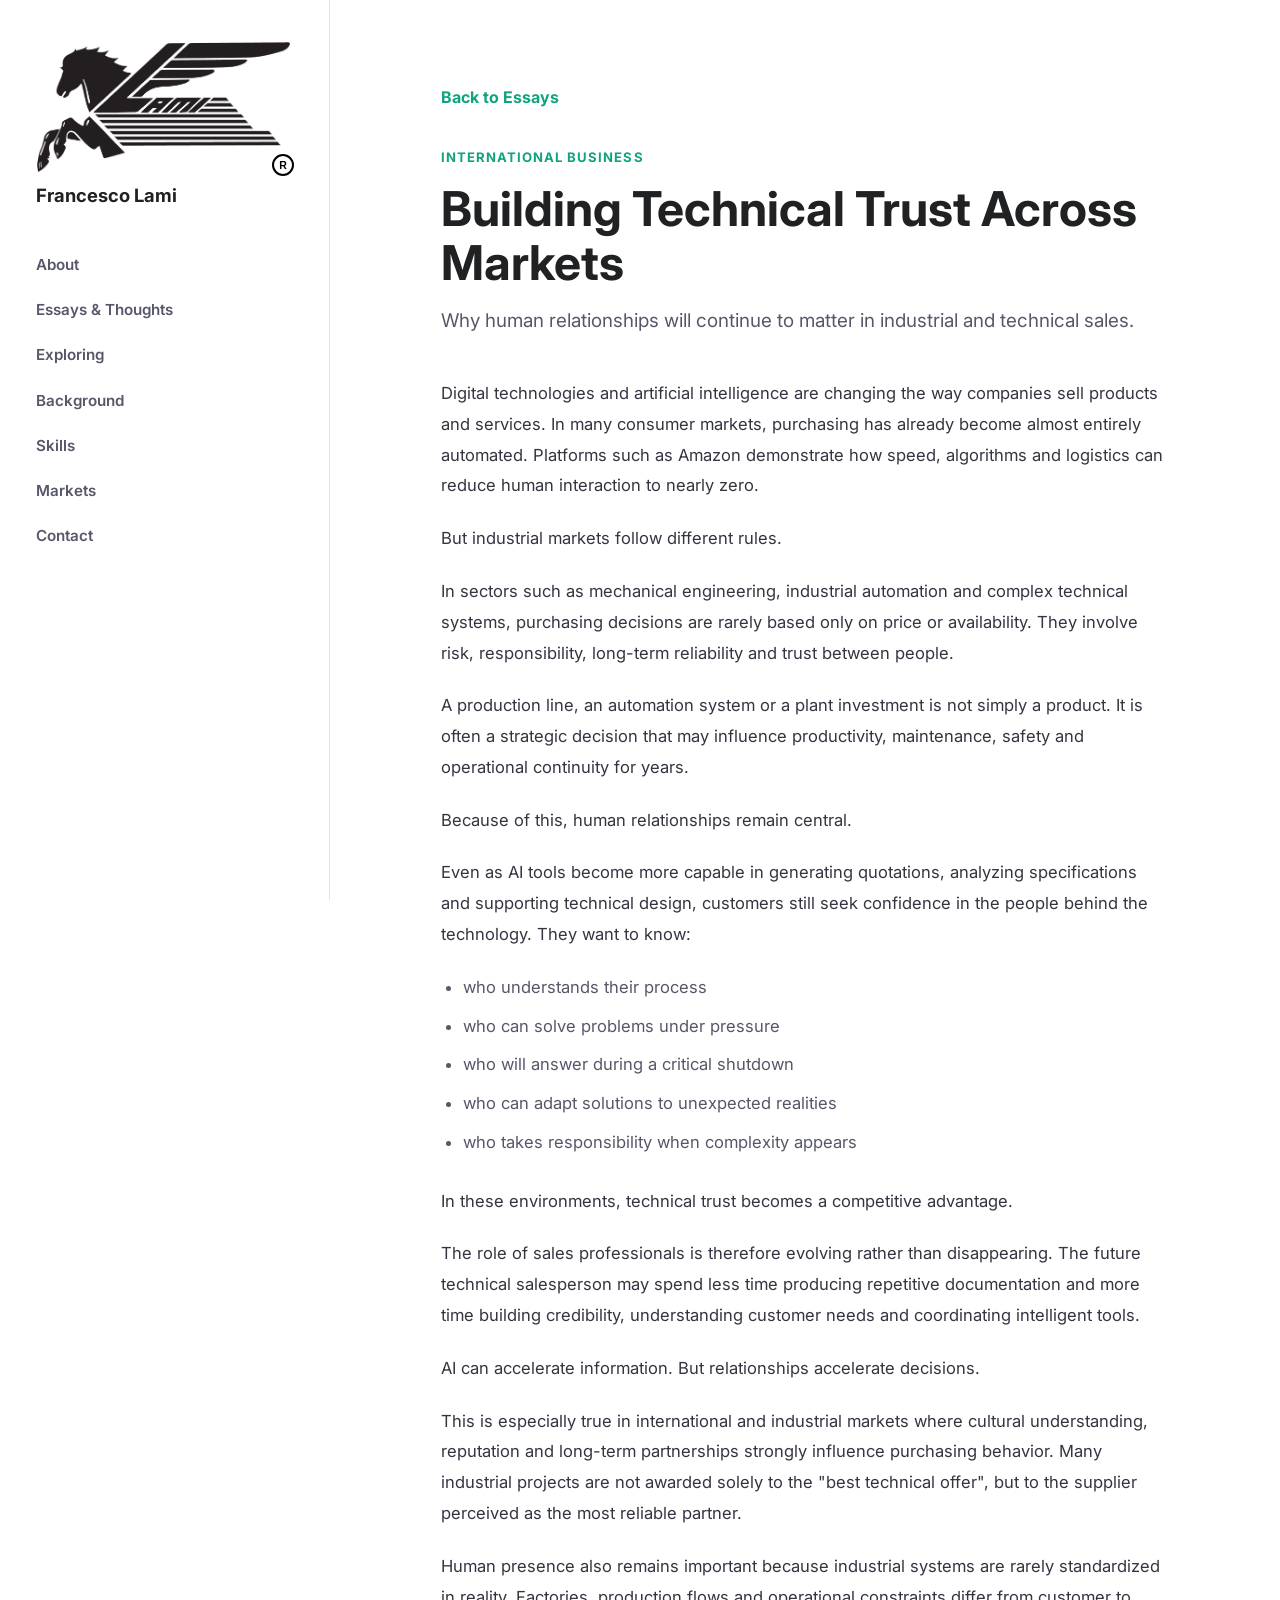
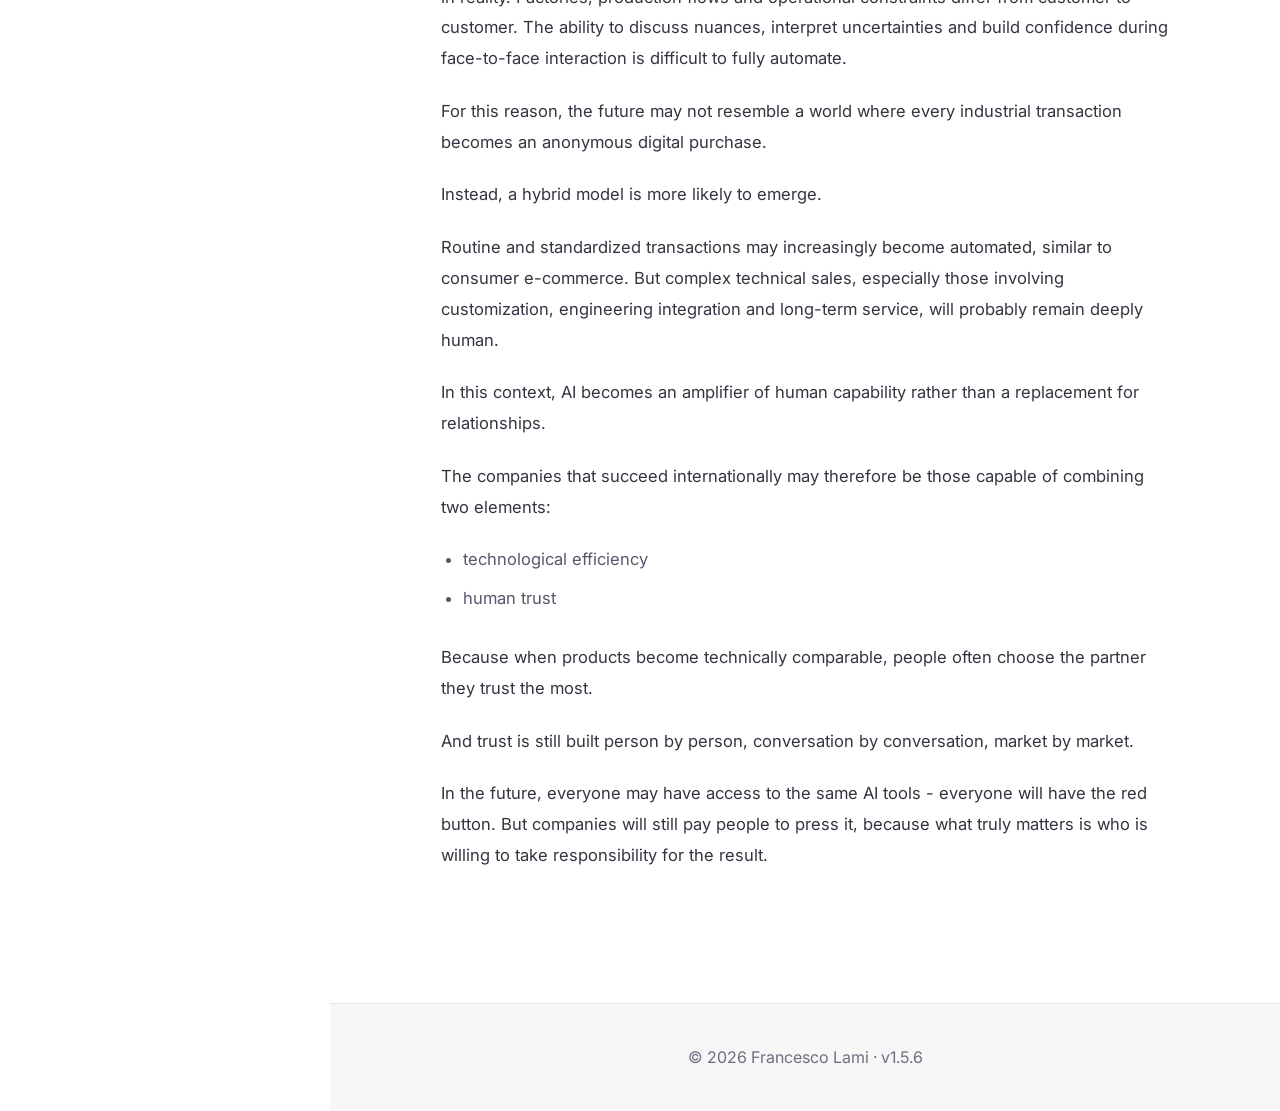
<file: docs/building-technical-trust-across-markets.html>
<!DOCTYPE html>
<html lang="en">

<head>
    <meta charset="UTF-8">
    <meta name="viewport" content="width=device-width, initial-scale=1.0">
    <title>Building Technical Trust Across Markets | Francesco Lami</title>
    <meta name="description" content="Essay on technical trust, industrial sales, international markets and the continuing value of human relationships in complex engineering decisions.">

    <link rel="stylesheet" href="static/style.css?v=20260517v">

    <link rel="preconnect" href="https://fonts.googleapis.com">
    <link rel="preconnect" href="https://fonts.gstatic.com" crossorigin>
    <link href="https://fonts.googleapis.com/css2?family=Inter:wght@300;400;600;700&display=swap" rel="stylesheet">
    <!-- Google tag (gtag.js) -->
    <script async src="https://www.googletagmanager.com/gtag/js?id=G-L6NFTJG21D"></script>
    <script>
        window.dataLayer = window.dataLayer || [];
        function gtag(){dataLayer.push(arguments);}
        gtag("js", new Date());
        gtag("config", "G-L6NFTJG21D");
    </script>
</head>

<body class="article-page">

<nav>
    <a href="index.html" class="logo" aria-label="Francesco Lami homepage">
        <span class="brand-logo-wrap">
            <img src="static/logo.png?v=20260517v" alt="" class="brand-logo">
        </span>
        <span>Francesco Lami</span>
    </a>

    <ul>
        <li><a href="index.html#about">About</a></li>
        <li><a href="index.html#blog">Essays & Thoughts</a></li>
        <li><a href="index.html#exploring">Exploring</a></li>
        <li><a href="index.html#experience">Background</a></li>
        <li><a href="index.html#skills">Skills</a></li>
        <li><a href="index.html#markets">Markets</a></li>
        <li><a href="index.html#contact">Contact</a></li>
    </ul>
</nav>

<main class="article-shell">
    <a href="index.html#blog" class="article-back">Back to Essays</a>

    <article>
        <header class="article-header">
            <span class="article-kicker">International Business</span>
            <h1>Building Technical Trust Across Markets</h1>
            <p class="article-subtitle">
                Why human relationships will continue to matter in industrial and technical sales.
            </p>
        </header>

        <div class="article-content">
            <p>Digital technologies and artificial intelligence are changing the way companies sell products and services. In many consumer markets, purchasing has already become almost entirely automated. Platforms such as Amazon demonstrate how speed, algorithms and logistics can reduce human interaction to nearly zero.</p>

            <p>But industrial markets follow different rules.</p>

            <p>In sectors such as mechanical engineering, industrial automation and complex technical systems, purchasing decisions are rarely based only on price or availability. They involve risk, responsibility, long-term reliability and trust between people.</p>

            <p>A production line, an automation system or a plant investment is not simply a product. It is often a strategic decision that may influence productivity, maintenance, safety and operational continuity for years.</p>

            <p>Because of this, human relationships remain central.</p>

            <p>Even as AI tools become more capable in generating quotations, analyzing specifications and supporting technical design, customers still seek confidence in the people behind the technology. They want to know:</p>

            <ul>
                <li>who understands their process</li>
                <li>who can solve problems under pressure</li>
                <li>who will answer during a critical shutdown</li>
                <li>who can adapt solutions to unexpected realities</li>
                <li>who takes responsibility when complexity appears</li>
            </ul>

            <p>In these environments, technical trust becomes a competitive advantage.</p>

            <p>The role of sales professionals is therefore evolving rather than disappearing. The future technical salesperson may spend less time producing repetitive documentation and more time building credibility, understanding customer needs and coordinating intelligent tools.</p>

            <p>AI can accelerate information. But relationships accelerate decisions.</p>

            <p>This is especially true in international and industrial markets where cultural understanding, reputation and long-term partnerships strongly influence purchasing behavior. Many industrial projects are not awarded solely to the "best technical offer", but to the supplier perceived as the most reliable partner.</p>

            <p>Human presence also remains important because industrial systems are rarely standardized in reality. Factories, production flows and operational constraints differ from customer to customer. The ability to discuss nuances, interpret uncertainties and build confidence during face-to-face interaction is difficult to fully automate.</p>

            <p>For this reason, the future may not resemble a world where every industrial transaction becomes an anonymous digital purchase.</p>

            <p>Instead, a hybrid model is more likely to emerge.</p>

            <p>Routine and standardized transactions may increasingly become automated, similar to consumer e-commerce. But complex technical sales, especially those involving customization, engineering integration and long-term service, will probably remain deeply human.</p>

            <p>In this context, AI becomes an amplifier of human capability rather than a replacement for relationships.</p>

            <p>The companies that succeed internationally may therefore be those capable of combining two elements:</p>

            <ul>
                <li>technological efficiency</li>
                <li>human trust</li>
            </ul>

            <p>Because when products become technically comparable, people often choose the partner they trust the most.</p>

            <p>And trust is still built person by person, conversation by conversation, market by market.</p>

            <p>In the future, everyone may have access to the same AI tools - everyone will have the red button. But companies will still pay people to press it, because what truly matters is who is willing to take responsibility for the result.</p>
        </div>
    </article>
</main>

<footer>
    <p>© 2026 Francesco Lami · v1.5.6</p>
</footer>

</body>
</html>
</file>
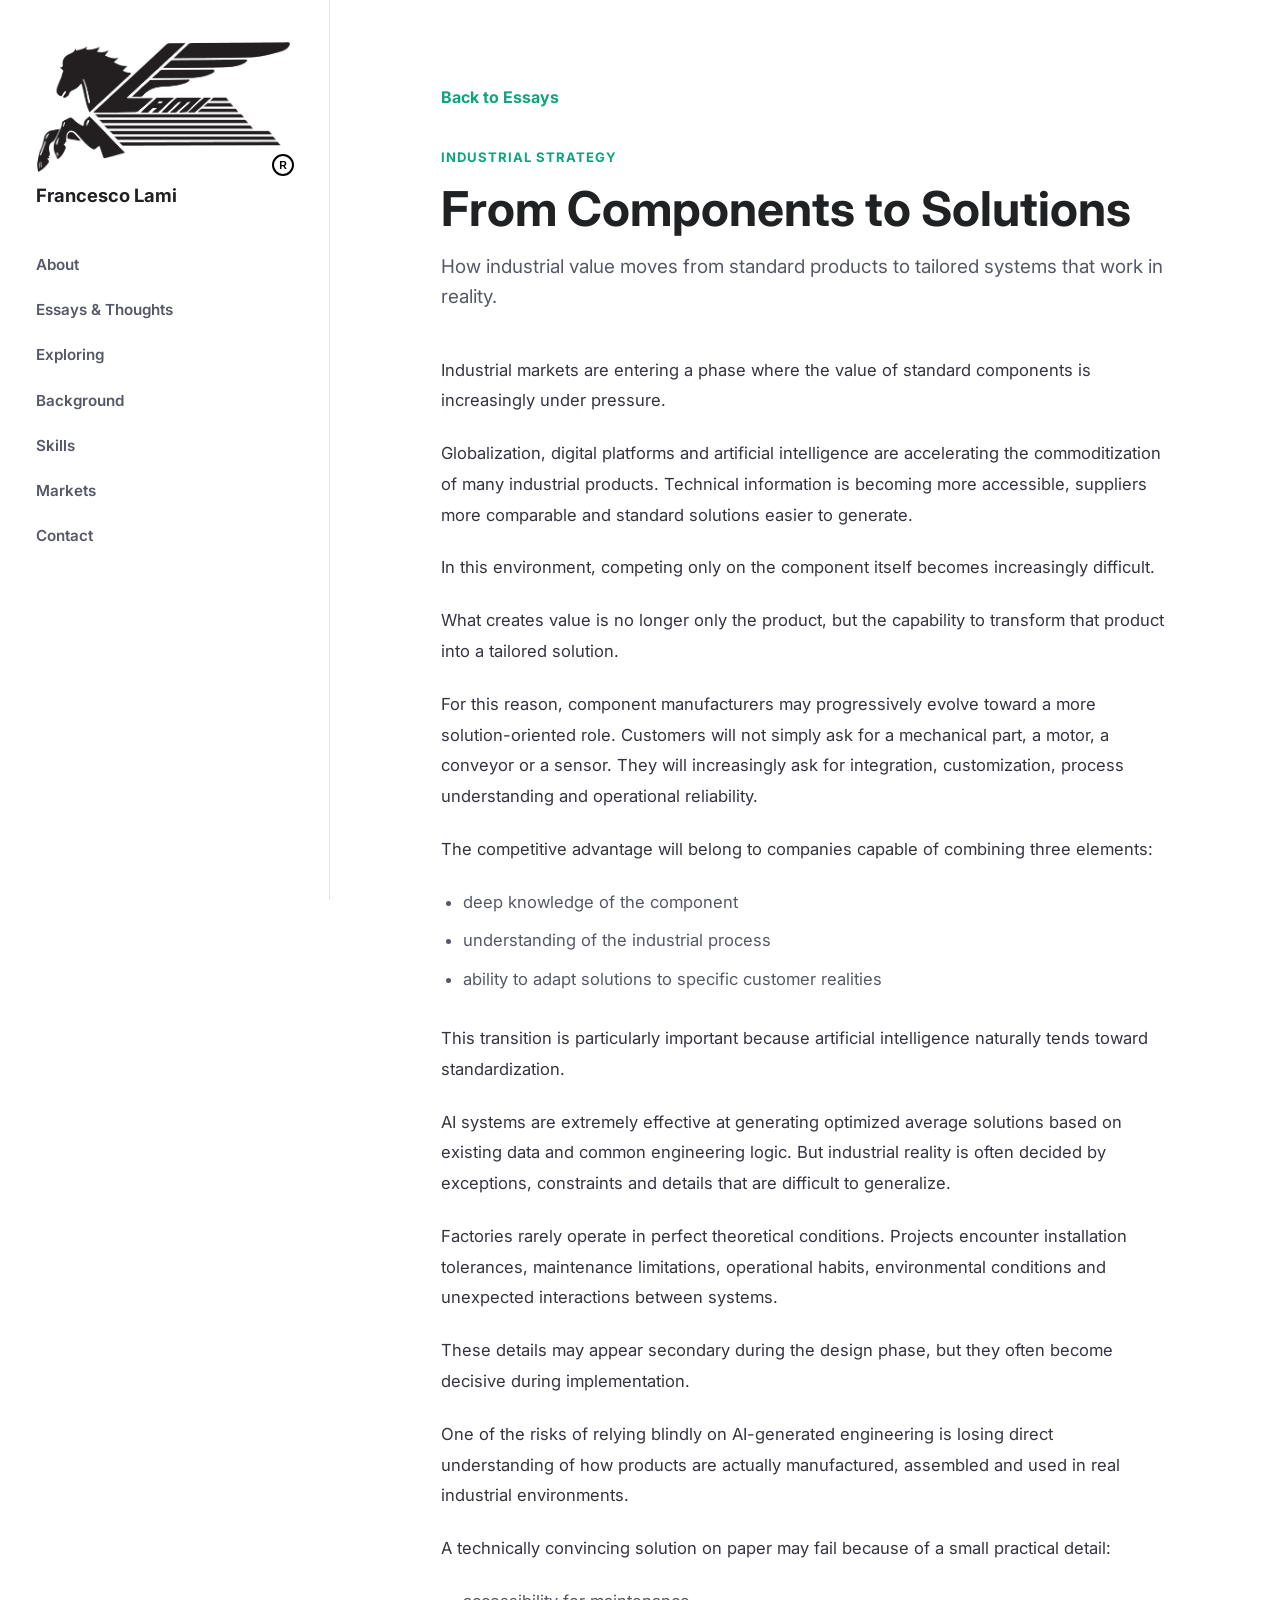
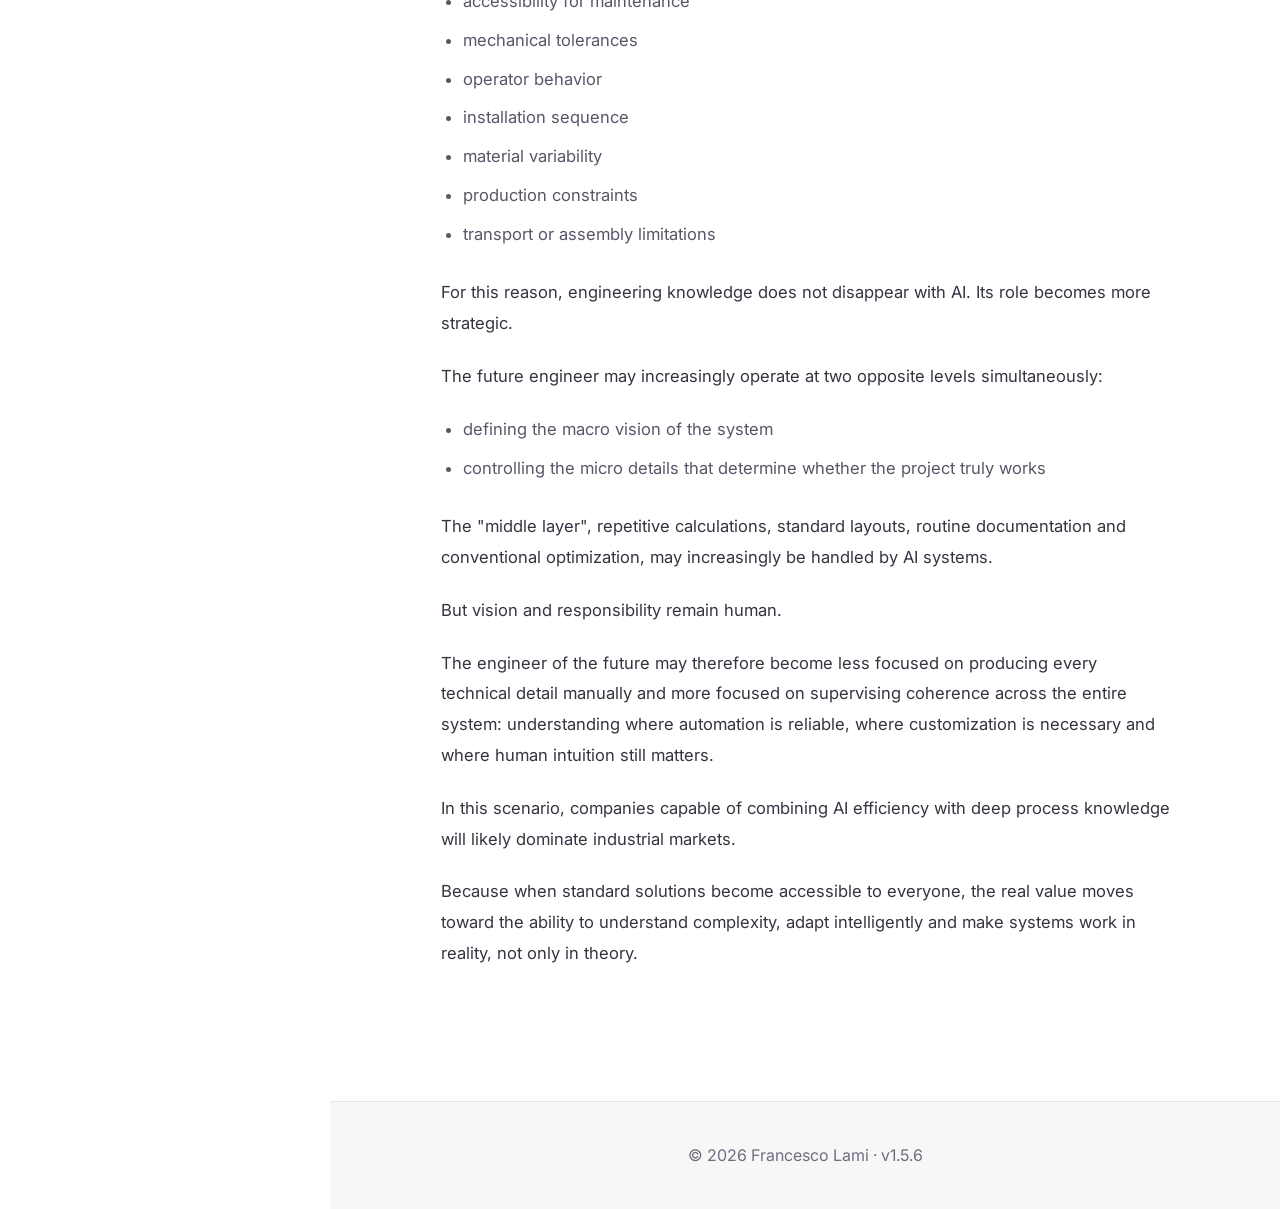
<file: docs/from-components-to-solutions.html>
<!DOCTYPE html>
<html lang="en">

<head>
    <meta charset="UTF-8">
    <meta name="viewport" content="width=device-width, initial-scale=1.0">
    <title>From Components to Solutions | Francesco Lami</title>
    <meta name="description" content="Essay on industrial strategy, component commoditization, AI-assisted engineering and the shift from products to tailored solutions.">

    <link rel="stylesheet" href="static/style.css?v=20260517v">

    <link rel="preconnect" href="https://fonts.googleapis.com">
    <link rel="preconnect" href="https://fonts.gstatic.com" crossorigin>
    <link href="https://fonts.googleapis.com/css2?family=Inter:wght@300;400;600;700&display=swap" rel="stylesheet">
    <!-- Google tag (gtag.js) -->
    <script async src="https://www.googletagmanager.com/gtag/js?id=G-L6NFTJG21D"></script>
    <script>
        window.dataLayer = window.dataLayer || [];
        function gtag(){dataLayer.push(arguments);}
        gtag("js", new Date());
        gtag("config", "G-L6NFTJG21D");
    </script>
</head>

<body class="article-page">

<nav>
    <a href="index.html" class="logo" aria-label="Francesco Lami homepage">
        <span class="brand-logo-wrap">
            <img src="static/logo.png?v=20260517v" alt="" class="brand-logo">
        </span>
        <span>Francesco Lami</span>
    </a>

    <ul>
        <li><a href="index.html#about">About</a></li>
        <li><a href="index.html#blog">Essays & Thoughts</a></li>
        <li><a href="index.html#exploring">Exploring</a></li>
        <li><a href="index.html#experience">Background</a></li>
        <li><a href="index.html#skills">Skills</a></li>
        <li><a href="index.html#markets">Markets</a></li>
        <li><a href="index.html#contact">Contact</a></li>
    </ul>
</nav>

<main class="article-shell">
    <a href="index.html#blog" class="article-back">Back to Essays</a>

    <article>
        <header class="article-header">
            <span class="article-kicker">Industrial Strategy</span>
            <h1>From Components to Solutions</h1>
            <p class="article-subtitle">
                How industrial value moves from standard products to tailored systems that work in reality.
            </p>
        </header>

        <div class="article-content">
            <p>Industrial markets are entering a phase where the value of standard components is increasingly under pressure.</p>

            <p>Globalization, digital platforms and artificial intelligence are accelerating the commoditization of many industrial products. Technical information is becoming more accessible, suppliers more comparable and standard solutions easier to generate.</p>

            <p>In this environment, competing only on the component itself becomes increasingly difficult.</p>

            <p>What creates value is no longer only the product, but the capability to transform that product into a tailored solution.</p>

            <p>For this reason, component manufacturers may progressively evolve toward a more solution-oriented role. Customers will not simply ask for a mechanical part, a motor, a conveyor or a sensor. They will increasingly ask for integration, customization, process understanding and operational reliability.</p>

            <p>The competitive advantage will belong to companies capable of combining three elements:</p>

            <ul>
                <li>deep knowledge of the component</li>
                <li>understanding of the industrial process</li>
                <li>ability to adapt solutions to specific customer realities</li>
            </ul>

            <p>This transition is particularly important because artificial intelligence naturally tends toward standardization.</p>

            <p>AI systems are extremely effective at generating optimized average solutions based on existing data and common engineering logic. But industrial reality is often decided by exceptions, constraints and details that are difficult to generalize.</p>

            <p>Factories rarely operate in perfect theoretical conditions. Projects encounter installation tolerances, maintenance limitations, operational habits, environmental conditions and unexpected interactions between systems.</p>

            <p>These details may appear secondary during the design phase, but they often become decisive during implementation.</p>

            <p>One of the risks of relying blindly on AI-generated engineering is losing direct understanding of how products are actually manufactured, assembled and used in real industrial environments.</p>

            <p>A technically convincing solution on paper may fail because of a small practical detail:</p>

            <ul>
                <li>accessibility for maintenance</li>
                <li>mechanical tolerances</li>
                <li>operator behavior</li>
                <li>installation sequence</li>
                <li>material variability</li>
                <li>production constraints</li>
                <li>transport or assembly limitations</li>
            </ul>

            <p>For this reason, engineering knowledge does not disappear with AI. Its role becomes more strategic.</p>

            <p>The future engineer may increasingly operate at two opposite levels simultaneously:</p>

            <ul>
                <li>defining the macro vision of the system</li>
                <li>controlling the micro details that determine whether the project truly works</li>
            </ul>

            <p>The "middle layer", repetitive calculations, standard layouts, routine documentation and conventional optimization, may increasingly be handled by AI systems.</p>

            <p>But vision and responsibility remain human.</p>

            <p>The engineer of the future may therefore become less focused on producing every technical detail manually and more focused on supervising coherence across the entire system: understanding where automation is reliable, where customization is necessary and where human intuition still matters.</p>

            <p>In this scenario, companies capable of combining AI efficiency with deep process knowledge will likely dominate industrial markets.</p>

            <p>Because when standard solutions become accessible to everyone, the real value moves toward the ability to understand complexity, adapt intelligently and make systems work in reality, not only in theory.</p>
        </div>
    </article>
</main>

<footer>
    <p>© 2026 Francesco Lami · v1.5.6</p>
</footer>

</body>
</html>
</file>
<file: docs/static/style.css>
*{
    margin:0;
    padding:0;
    box-sizing:border-box;
}

html{
    scroll-behavior:smooth;
    scroll-padding-top:24px;
}

body{
    font-family:'Inter',sans-serif;
    background:#ffffff;
    color:#202123;
    line-height:1.7;
    padding-left:330px;
    overflow-x:hidden;
}

nav{
    position:fixed;
    top:0;
    left:0;
    z-index:10;
    width:330px;
    height:100vh;
    padding:42px 36px;
    display:flex;
    flex-direction:column;
    justify-content:flex-start;
    align-items:flex-start;
    gap:44px;
    background:rgba(255,255,255,0.92);
    border-right:1px solid #e5e5e5;
    backdrop-filter:blur(14px);
}

.logo{
    display:flex;
    align-items:center;
    gap:12px;
    font-size:1.15rem;
    font-weight:700;
    color:#202123;
    text-decoration:none;
    flex-direction:column;
    align-items:flex-start;
    line-height:1.25;
}

.brand-logo{
    width:254px;
    height:130px;
    object-fit:contain;
    display:block;
}

.brand-logo-wrap{
    position:relative;
    display:inline-block;
    line-height:0;
}

.brand-logo-wrap::after{
    content:"R";
    position:absolute;
    right:-4px;
    bottom:-4px;
    width:18px;
    height:18px;
    display:flex;
    align-items:center;
    justify-content:center;
    border:2px solid #000000;
    border-radius:50%;
    background:#ffffff;
    color:#000000;
    font-size:0.66rem;
    font-weight:800;
    line-height:1;
    font-family:Arial, Helvetica, sans-serif;
}

nav ul{
    display:flex;
    flex-direction:column;
    gap:18px;
    list-style:none;
}

nav a{
    color:#565869;
    text-decoration:none;
    font-size:0.95rem;
    font-weight:600;
}

nav a:hover{
    color:#10a37f;
}

.hero{
    min-height:100svh;
    display:flex;
    justify-content:center;
    align-items:center;
    text-align:center;
    padding:90px 9% 80px;
    background:#ffffff;
}

.hero-content{
    max-width:940px;
    width:100%;
}

.profile-photo{
    width:176px;
    height:176px;
    border-radius:50%;
    object-fit:cover;
    object-position:center 28%;
    display:block;
    margin:0 auto 30px;
    border:1px solid #d9d9e3;
    box-shadow:0 22px 55px rgba(32,33,35,0.12);
}

.hero h1{
    font-size:4rem;
    line-height:1.1;
    margin-bottom:16px;
    color:#202123;
}

.hero h2{
    color:#10a37f;
    margin-bottom:24px;
    font-size:1.48rem;
    line-height:1.35;
}

.hero p{
    max-width:780px;
    margin:0 auto 14px;
    color:#565869;
    font-size:1.08rem;
}

.professional-register-link{
    display:inline-block;
    margin:0 auto 34px;
    color:#7a7c8c;
    font-size:0.88rem;
    line-height:1.5;
    text-decoration:underline;
    text-decoration-color:transparent;
    text-underline-offset:4px;
    transition:color 160ms ease, text-decoration-color 160ms ease;
}

.professional-register-link:hover,
.professional-register-link:focus-visible{
    color:#565869;
    text-decoration-color:currentColor;
}

.btn-primary{
    display:inline-block;
    background:#10a37f;
    color:white;
    padding:14px 26px;
    border-radius:8px;
    text-decoration:none;
    font-weight:700;
    box-shadow:0 10px 24px rgba(16,163,127,0.22);
}

.btn-primary:hover{
    background:#0e8f70;
}

section{
    padding:110px 9%;
    border-top:1px solid #f0f0f0;
}

.section-title h2{
    font-size:2.35rem;
    color:#202123;
    margin-bottom:44px;
}

.section-intro{
    max-width:760px;
    margin:-18px 0 32px;
    color:#565869;
    font-size:1.05rem;
}

.about-grid{
    display:grid;
    grid-template-columns:2fr 1fr;
    gap:28px;
}

.about-grid p{
    color:#565869;
    margin-bottom:18px;
}

.about-card,
.blog-card,
.company-card,
.contact-card,
.market-box,
.skill-card,
.timeline-content{
    background:#f7f7f8;
    border:1px solid #e5e5e5;
    padding:28px;
    border-radius:8px;
}

.about-card h3,
.blog-card h3,
.company-card h3,
.market-box h3,
.timeline-content h3{
    color:#202123;
}

.about-card ul{
    padding-left:20px;
    color:#565869;
}

.exploring-grid{
    display:grid;
    grid-template-columns:repeat(3,minmax(0,1fr));
    gap:16px;
}

.exploring-item{
    min-height:112px;
    display:flex;
    align-items:flex-end;
    padding:24px;
    border-radius:8px;
    border:1px solid #e5e5e5;
    background:#ffffff;
    color:#202123;
    font-size:1.04rem;
    font-weight:700;
    box-shadow:0 12px 30px rgba(32,33,35,0.04);
}

.timeline{
    display:flex;
    flex-direction:column;
    gap:22px;
}

.company-list{
    display:grid;
    grid-template-columns:repeat(3,minmax(0,1fr));
    gap:18px;
}

.company-card{
    display:flex;
    flex-direction:column;
    gap:18px;
    min-height:210px;
    color:inherit;
    text-decoration:none;
    transition:transform 160ms ease, box-shadow 160ms ease, border-color 160ms ease;
}

.company-card:hover{
    border-color:#cfd0d8;
    box-shadow:0 14px 32px rgba(32,33,35,0.08);
    transform:translateY(-2px);
}

.company-logo{
    display:flex;
    align-items:center;
    justify-content:center;
    width:100%;
    height:82px;
    padding:14px;
    border-radius:8px;
    background:#ffffff;
    border:1px solid #e5e5e5;
}

.company-logo img{
    max-width:100%;
    max-height:54px;
    object-fit:contain;
}

.company-copy{
    display:flex;
    flex-direction:column;
    gap:10px;
}

.company-card p{
    color:#565869;
}

.timeline-content span{
    color:#10a37f;
    font-weight:700;
}

.timeline-content h4{
    color:#565869;
    margin-bottom:10px;
}

.timeline-content p,
.market-box p,
.contact-card p{
    color:#565869;
}

.skills-grid,
.blog-grid,
.markets-grid{
    display:grid;
    grid-template-columns:repeat(auto-fit,minmax(220px,1fr));
    gap:18px;
}

.blog-grid{
    grid-template-columns:repeat(auto-fit,minmax(260px,1fr));
}

.blog-card{
    display:flex;
    flex-direction:column;
    gap:12px;
}

.blog-card span{
    color:#10a37f;
    font-size:0.82rem;
    font-weight:700;
    text-transform:uppercase;
}

.blog-card p{
    color:#565869;
}

.blog-card a{
    color:#10a37f;
    text-decoration:none;
    font-weight:700;
    margin-top:auto;
}

.blog-card a:hover{
    text-decoration:underline;
}

.article-page{
    padding-left:330px;
}

.article-shell{
    max-width:900px;
    margin:0 auto;
    padding:84px 9% 110px;
}

.article-back{
    display:inline-flex;
    margin-bottom:32px;
    color:#10a37f;
    text-decoration:none;
    font-weight:700;
}

.article-back:hover{
    text-decoration:underline;
}

.article-header{
    margin-bottom:42px;
}

.article-kicker{
    color:#10a37f;
    font-size:0.82rem;
    font-weight:700;
    letter-spacing:0.08em;
    text-transform:uppercase;
}

.article-header h1{
    max-width:820px;
    margin:12px 0 16px;
    color:#202123;
    font-size:3rem;
    line-height:1.12;
}

.article-subtitle{
    max-width:740px;
    color:#565869;
    font-size:1.18rem;
    line-height:1.6;
}

.article-content{
    color:#343541;
    font-size:1.04rem;
    line-height:1.85;
}

.article-content p{
    margin-bottom:22px;
}

.article-content ul{
    margin:0 0 28px 22px;
    color:#565869;
}

.article-content li{
    margin-bottom:8px;
}

.skill-card{
    text-align:center;
    font-weight:700;
    color:#202123;
}

.contact-card a{
    color:#10a37f;
    text-decoration:none;
    font-weight:700;
    overflow-wrap:anywhere;
}

.contact-card a:hover{
    text-decoration:underline;
}

.linkedin-icon{
    width:46px;
    height:46px;
    display:inline-flex;
    justify-content:center;
    align-items:center;
    margin-left:10px;
    border-radius:10px;
    background:#0a66c2;
    color:#ffffff;
    border:2px solid #f2f2f2;
    box-shadow:0 8px 20px rgba(10,102,194,0.22);
    font-family:Arial, Helvetica, sans-serif;
    font-size:1.9rem;
    font-weight:800;
    letter-spacing:-0.04em;
    line-height:0.9;
    vertical-align:middle;
}

.linkedin-icon:hover{
    background:#0759ab;
    color:#ffffff;
    text-decoration:none;
    transform:translateY(-1px);
    box-shadow:0 10px 24px rgba(10,102,194,0.28);
}

.contact-card .linkedin-icon,
.contact-card .linkedin-icon:visited{
    color:#ffffff;
}

footer{
    padding:40px;
    text-align:center;
    background:#f7f7f8;
    border-top:1px solid #e5e5e5;
    color:#6e6e80;
}

@media (max-width:900px){
    html{
        scroll-padding-top:148px;
    }

    body{
        padding-left:0;
    }

    nav{
        position:sticky;
        width:100%;
        height:auto;
        padding:12px 5% 10px;
        align-items:stretch;
        gap:10px;
        flex-direction:column;
        border-right:0;
        border-bottom:1px solid #e5e5e5;
        background:rgba(255,255,255,0.96);
    }

    nav ul{
        width:100%;
        flex-direction:row;
        gap:8px;
        overflow-x:auto;
        padding-bottom:2px;
        scrollbar-width:none;
        -webkit-overflow-scrolling:touch;
    }

    nav ul::-webkit-scrollbar{
        display:none;
    }

    nav li{
        flex:0 0 auto;
    }

    nav a{
        font-size:0.88rem;
    }

    .logo{
        flex-direction:row;
        align-items:center;
        gap:10px;
        width:100%;
    }

    .brand-logo{
        width:112px;
        height:58px;
    }

    .brand-logo-wrap::after{
        right:-3px;
        bottom:-3px;
        width:11px;
        height:11px;
        font-size:0.4rem;
        border-width:1.5px;
    }

    .hero{
        min-height:calc(100svh - 130px);
        padding:44px 5% 58px;
    }

    .profile-photo{
        width:138px;
        height:138px;
        margin-bottom:24px;
    }

    .hero h1{
        font-size:clamp(2.15rem, 12vw, 3.05rem);
        margin-bottom:14px;
    }

    .hero h2{
        font-size:1.02rem;
        line-height:1.45;
        margin-bottom:20px;
    }

    .hero p{
        font-size:0.98rem;
        margin-bottom:12px;
    }

    .professional-register-link{
        max-width:300px;
        margin-bottom:28px;
        font-size:0.82rem;
    }

    .btn-primary{
        width:100%;
        max-width:320px;
        padding:13px 18px;
        text-align:center;
    }

    section{
        padding:64px 5%;
    }

    .section-title h2{
        font-size:clamp(1.75rem, 8vw, 2.15rem);
        margin-bottom:28px;
    }

    .section-intro{
        margin:-10px 0 26px;
        font-size:1rem;
    }

    .about-grid{
        grid-template-columns:1fr;
        gap:22px;
    }

    .company-list{
        grid-template-columns:1fr;
        gap:14px;
    }

    .skills-grid,
    .blog-grid,
    .exploring-grid,
    .markets-grid{
        grid-template-columns:1fr;
        gap:14px;
    }

    .about-card,
    .blog-card,
    .company-card,
    .contact-card,
    .exploring-item,
    .market-box,
    .skill-card,
    .timeline-content{
        padding:22px;
    }

    footer{
        padding:30px 5%;
    }

    .article-page{
        padding-left:0;
    }

    .article-shell{
        padding:54px 5% 72px;
    }

    .article-header h1{
        font-size:clamp(2rem, 10vw, 2.8rem);
    }

    .article-subtitle,
    .article-content{
        font-size:1rem;
    }
}

@media (max-width:420px){
    nav{
        padding-left:16px;
        padding-right:16px;
    }

    .logo span{
        font-size:1rem;
    }

    .brand-logo{
        width:96px;
        height:50px;
    }

    .brand-logo-wrap::after{
        width:10px;
        height:10px;
        font-size:0.36rem;
        border-width:1.3px;
    }

    .hero{
        padding:34px 16px 50px;
    }

    .profile-photo{
        width:122px;
        height:122px;
    }

    section{
        padding:54px 16px;
    }

    .article-shell{
        padding:44px 16px 60px;
    }

    .about-card,
    .blog-card,
    .company-card,
    .contact-card,
    .exploring-item,
    .market-box,
    .skill-card,
    .timeline-content{
        padding:18px;
    }
}
</file>
<file: Sito_Web/docs/static/style.css>
*{
    margin:0;
    padding:0;
    box-sizing:border-box;
}

body{
    font-family:'Inter',sans-serif;
    background:#0f1117;
    color:#e8e8e8;
    line-height:1.7;
}

nav{
    position:fixed;
    top:0;
    width:100%;
    padding:20px 10%;
    display:flex;
    justify-content:space-between;
    align-items:center;
    background:rgba(0,0,0,0.8);
}

.logo{
    font-size:1.2rem;
    font-weight:700;
    color:#4db8ff;
}

nav ul{
    display:flex;
    gap:25px;
    list-style:none;
}

nav a{
    color:white;
    text-decoration:none;
}

.hero{
    height:100vh;
    display:flex;
    justify-content:center;
    align-items:center;
    text-align:center;
    padding:0 10%;
    background:linear-gradient(135deg,#0f1117,#1d2635);
}

.hero-content{
    max-width:900px;
}

.profile-photo{
    width:180px;
    height:180px;
    border-radius:50%;
    object-fit:cover;
    object-position:center 28%;
    display:block;
    margin:0 auto 30px;
    border:4px solid #4db8ff;
    box-shadow:0 18px 45px rgba(0,0,0,0.35);
}

.hero h1{
    font-size:4rem;
    margin-bottom:15px;
}

.hero h2{
    color:#4db8ff;
    margin-bottom:25px;
}

.hero p{
    margin-bottom:40px;
}

.btn-primary{
    background:#4db8ff;
    color:white;
    padding:15px 30px;
    border-radius:8px;
    text-decoration:none;
}

section{
    padding:120px 10%;
}

.section-title h2{
    font-size:2.5rem;
    color:#4db8ff;
    margin-bottom:50px;
}

.about-grid{
    display:grid;
    grid-template-columns:2fr 1fr;
    gap:40px;
}

.about-card,
.contact-card,
.market-box,
.skill-card,
.timeline-content{
    background:#171b24;
    padding:30px;
    border-radius:12px;
}

.timeline{
    display:flex;
    flex-direction:column;
    gap:30px;
}

.skills-grid,
.markets-grid{
    display:grid;
    grid-template-columns:repeat(auto-fit,minmax(220px,1fr));
    gap:20px;
}

.skill-card{
    text-align:center;
    font-weight:600;
}

footer{
    padding:40px;
    text-align:center;
    background:#090b10;
    color:#999;
}
</file>
